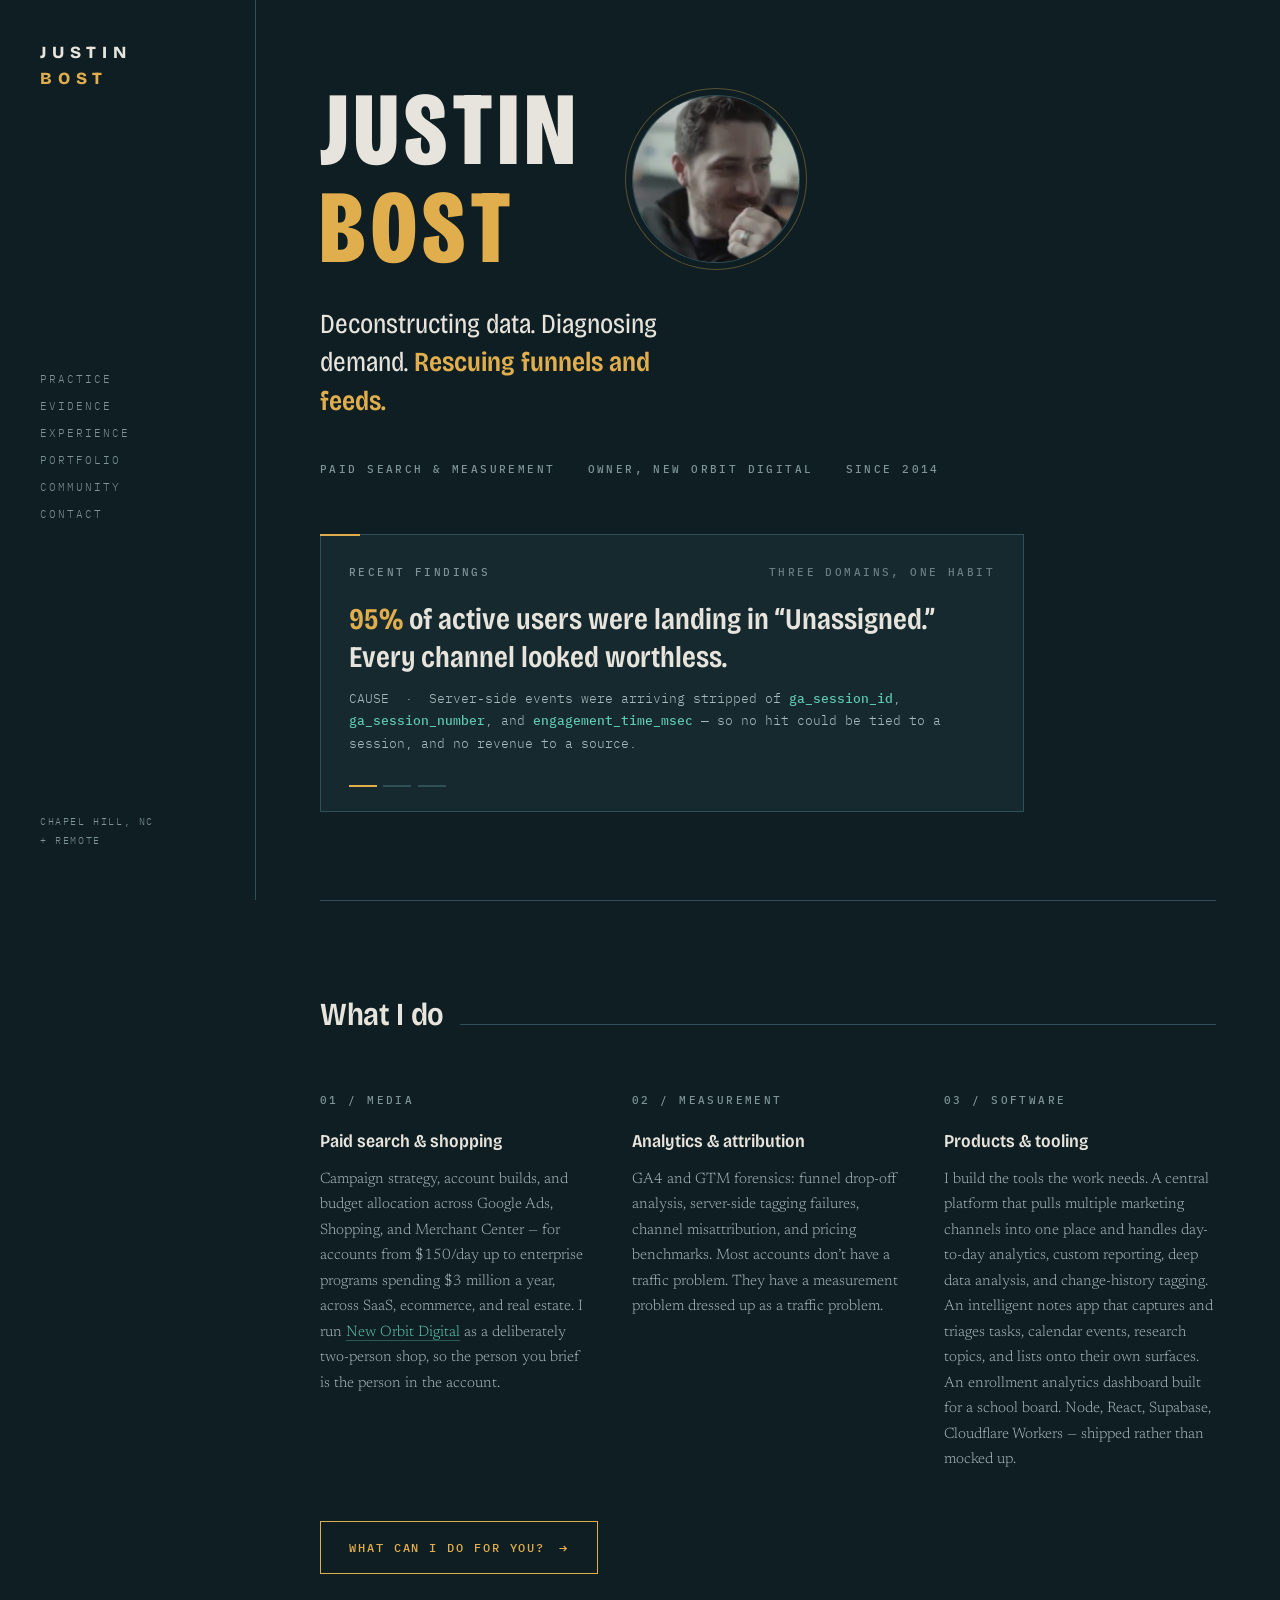
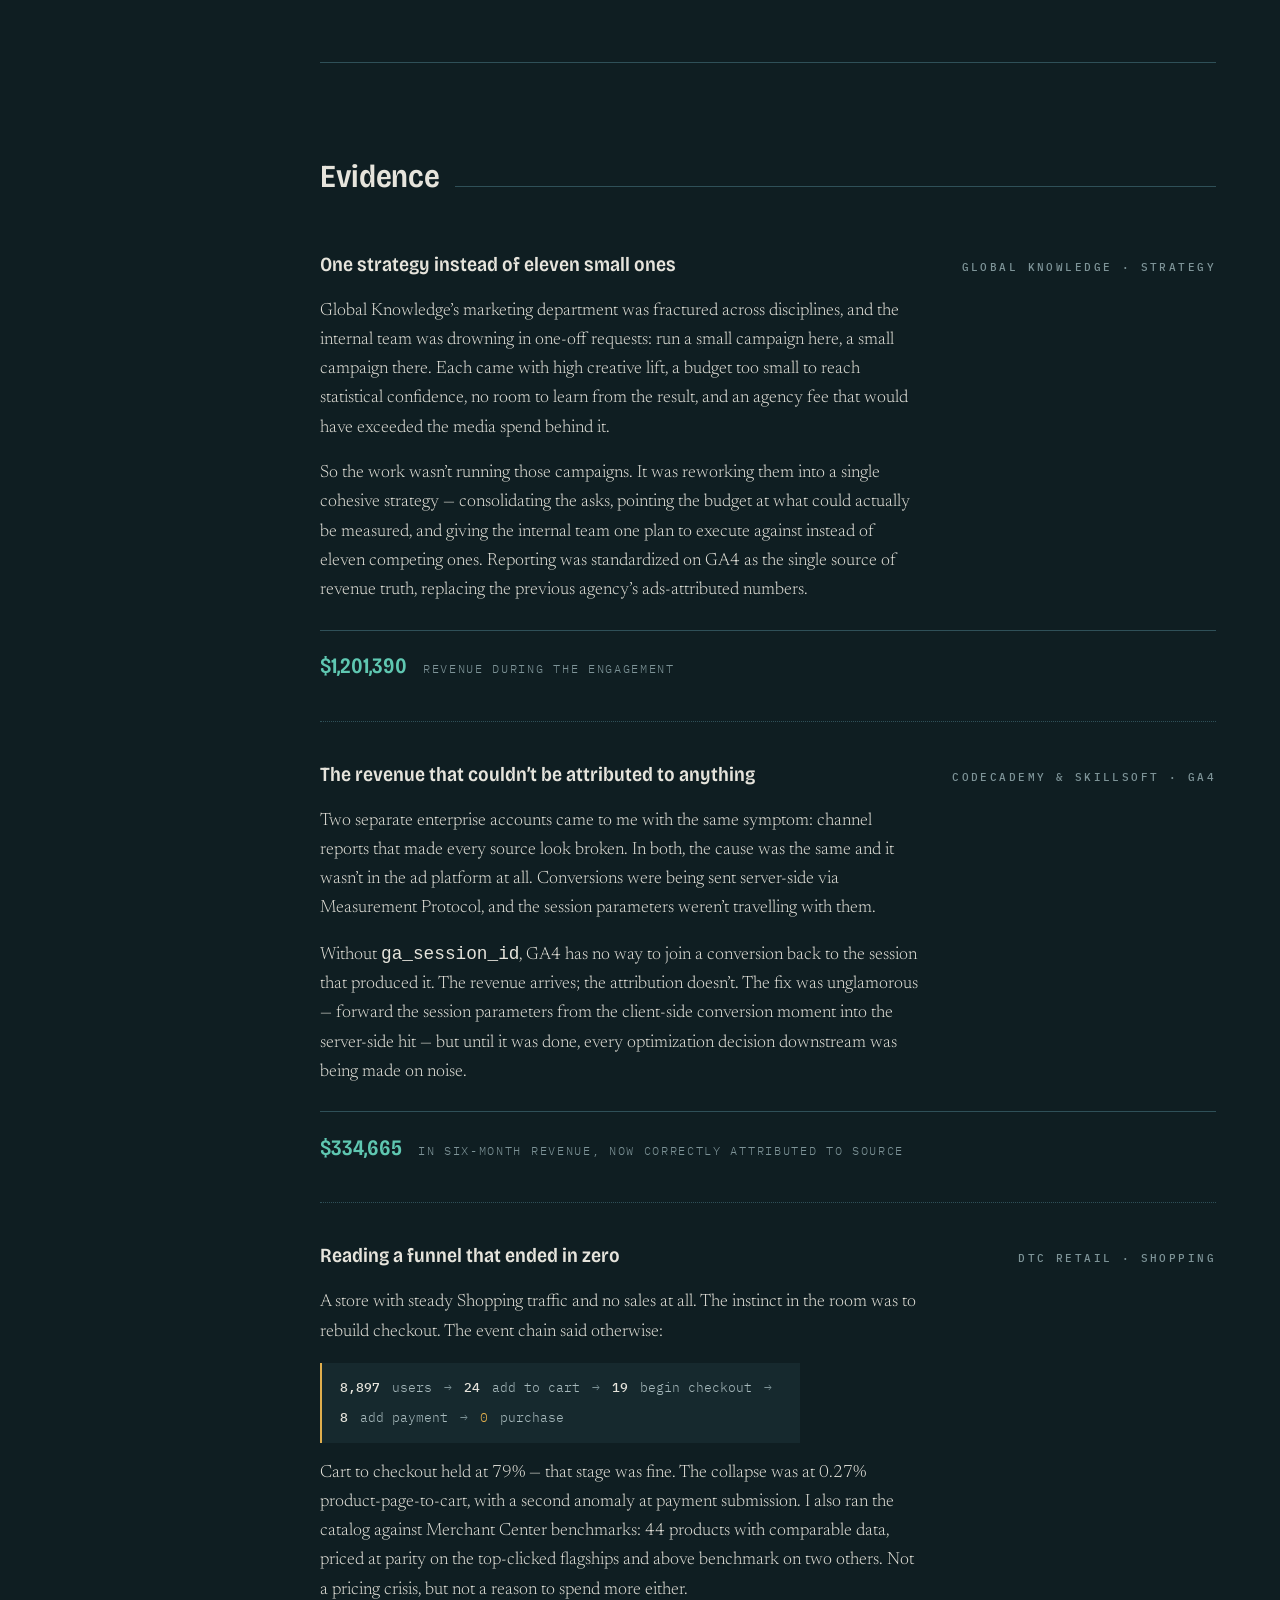
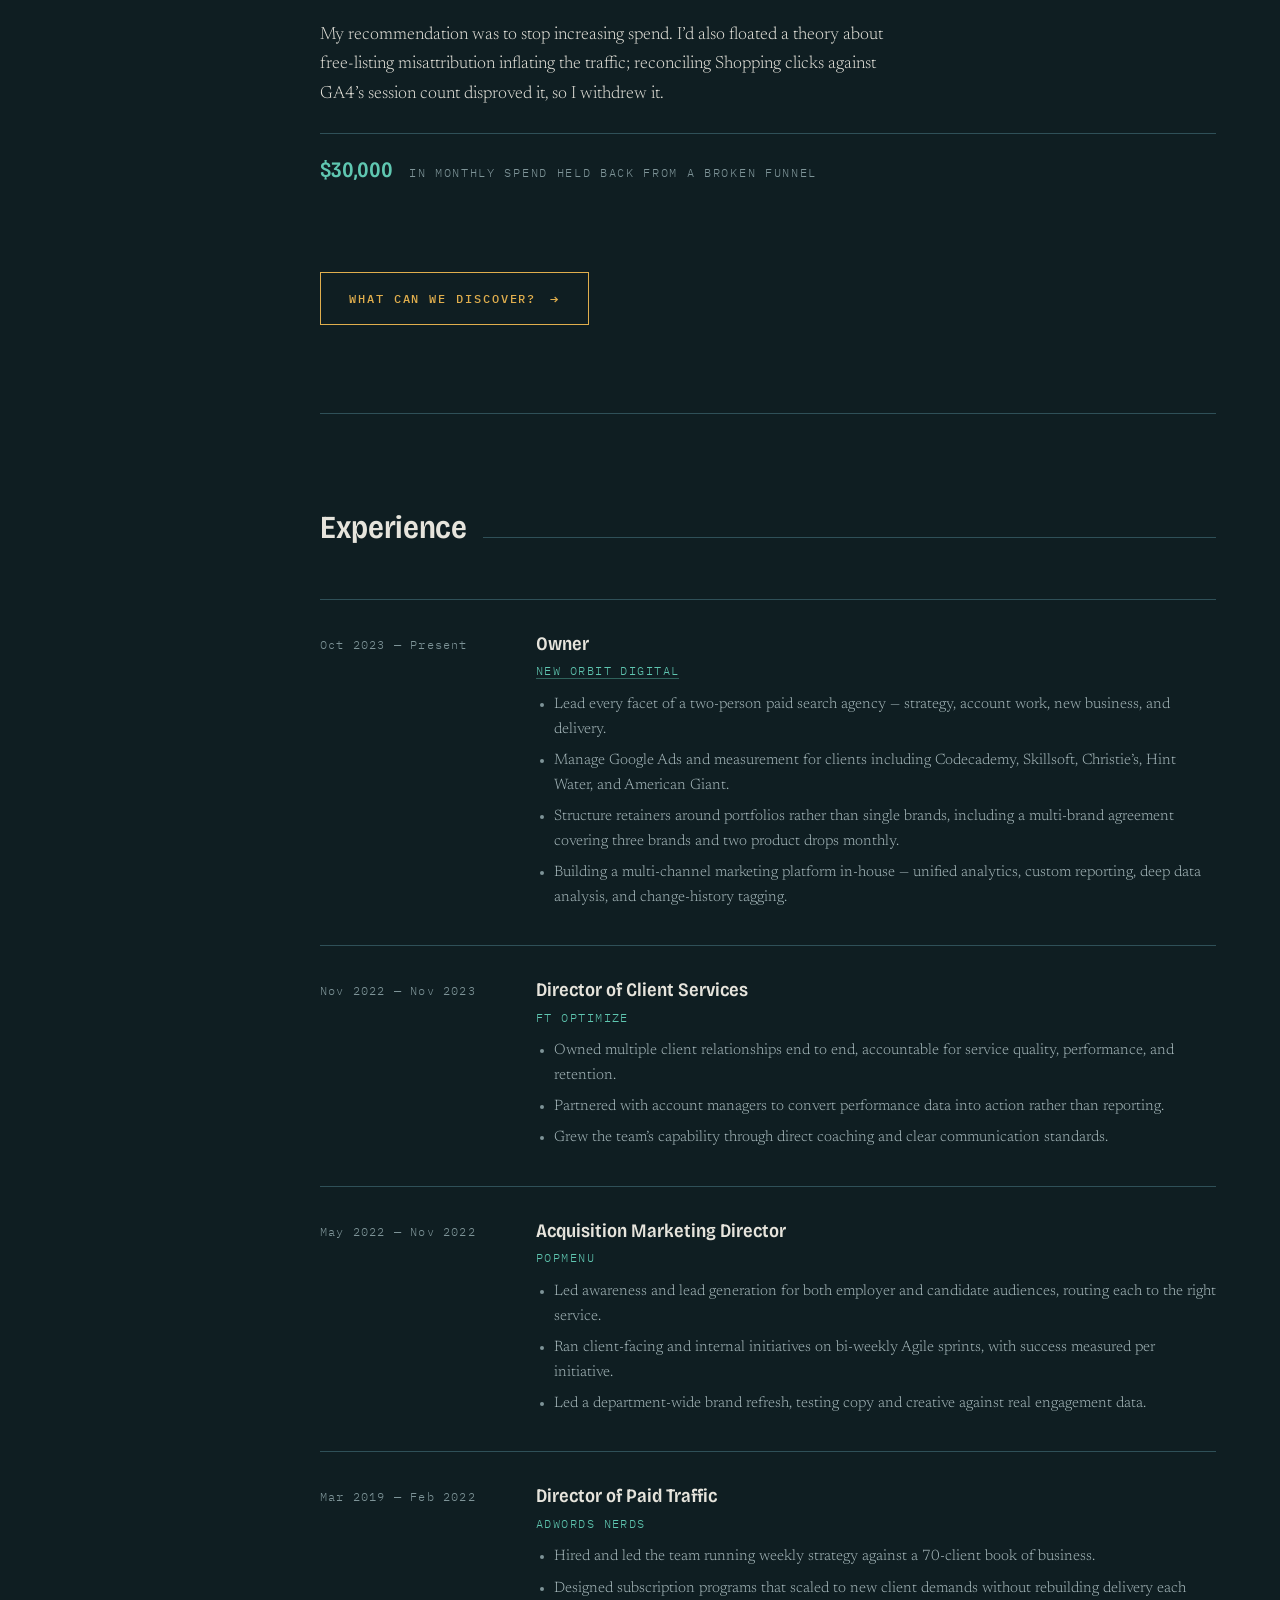
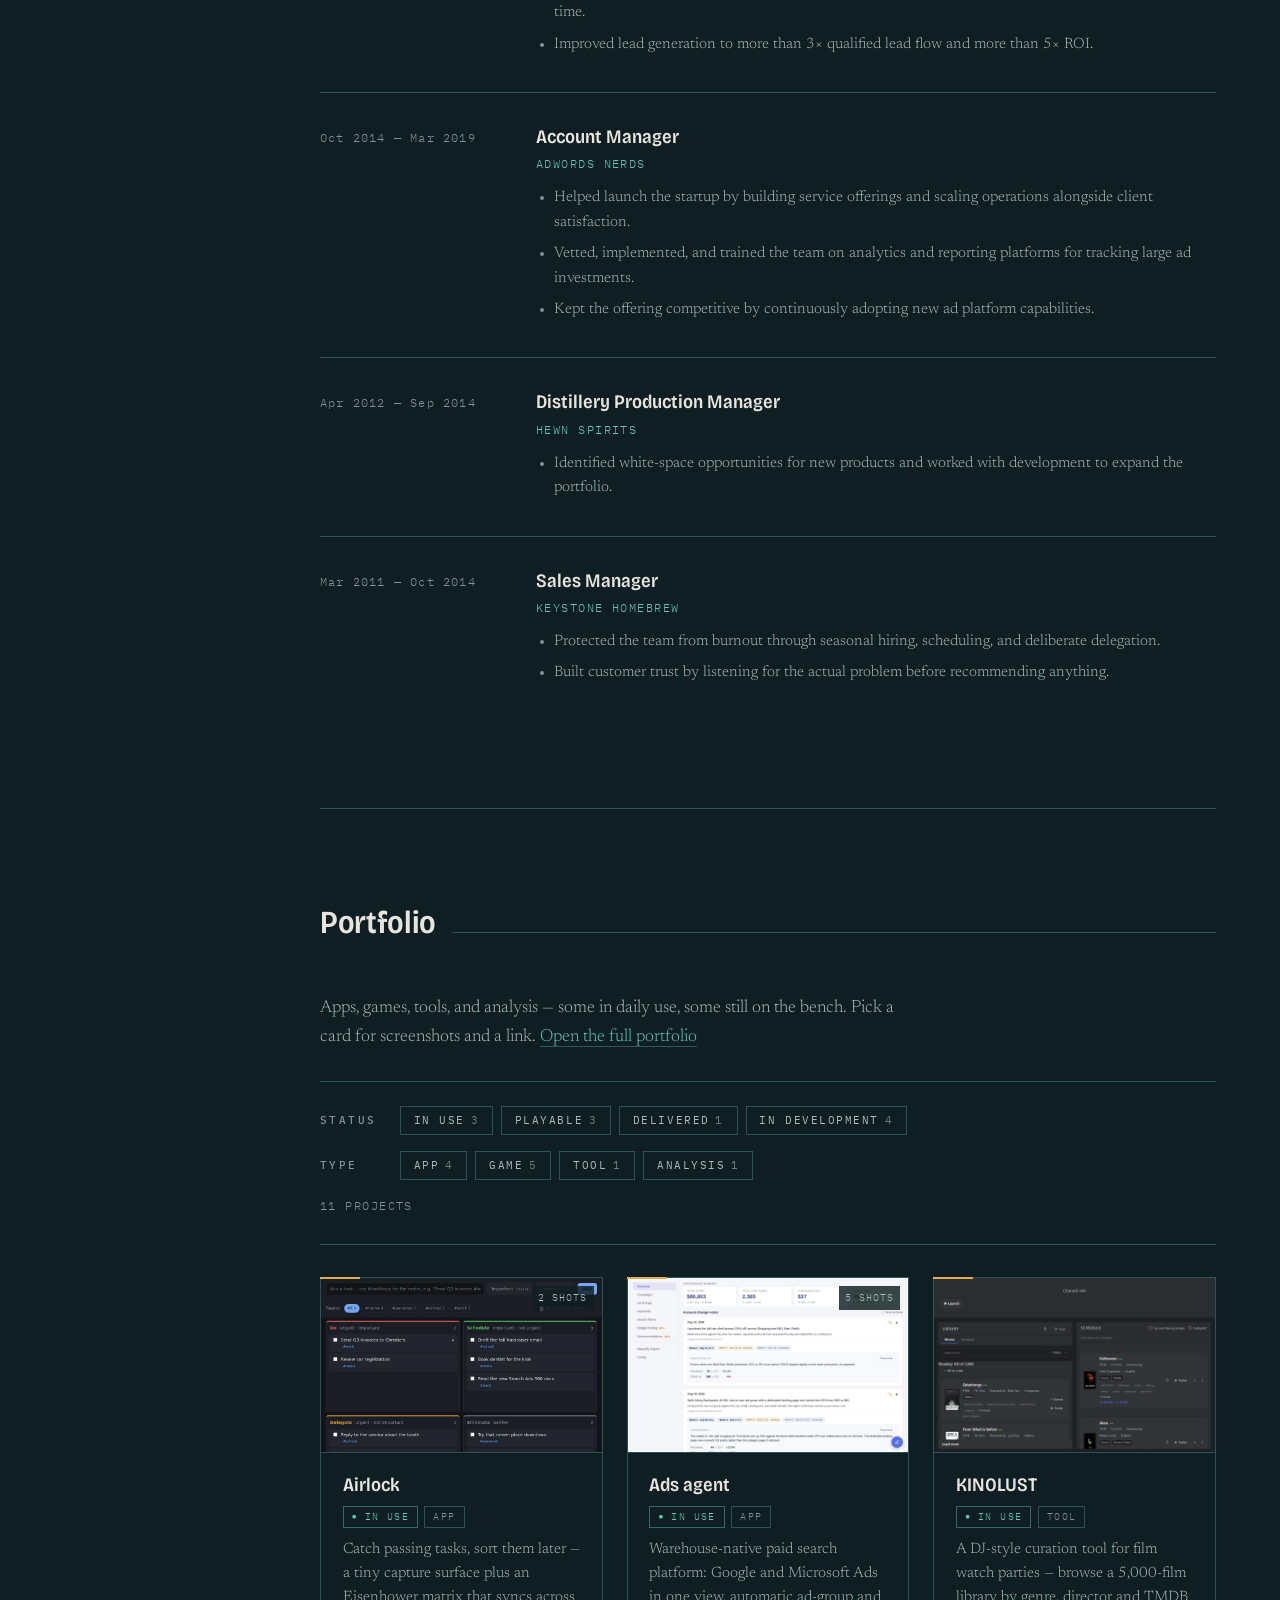
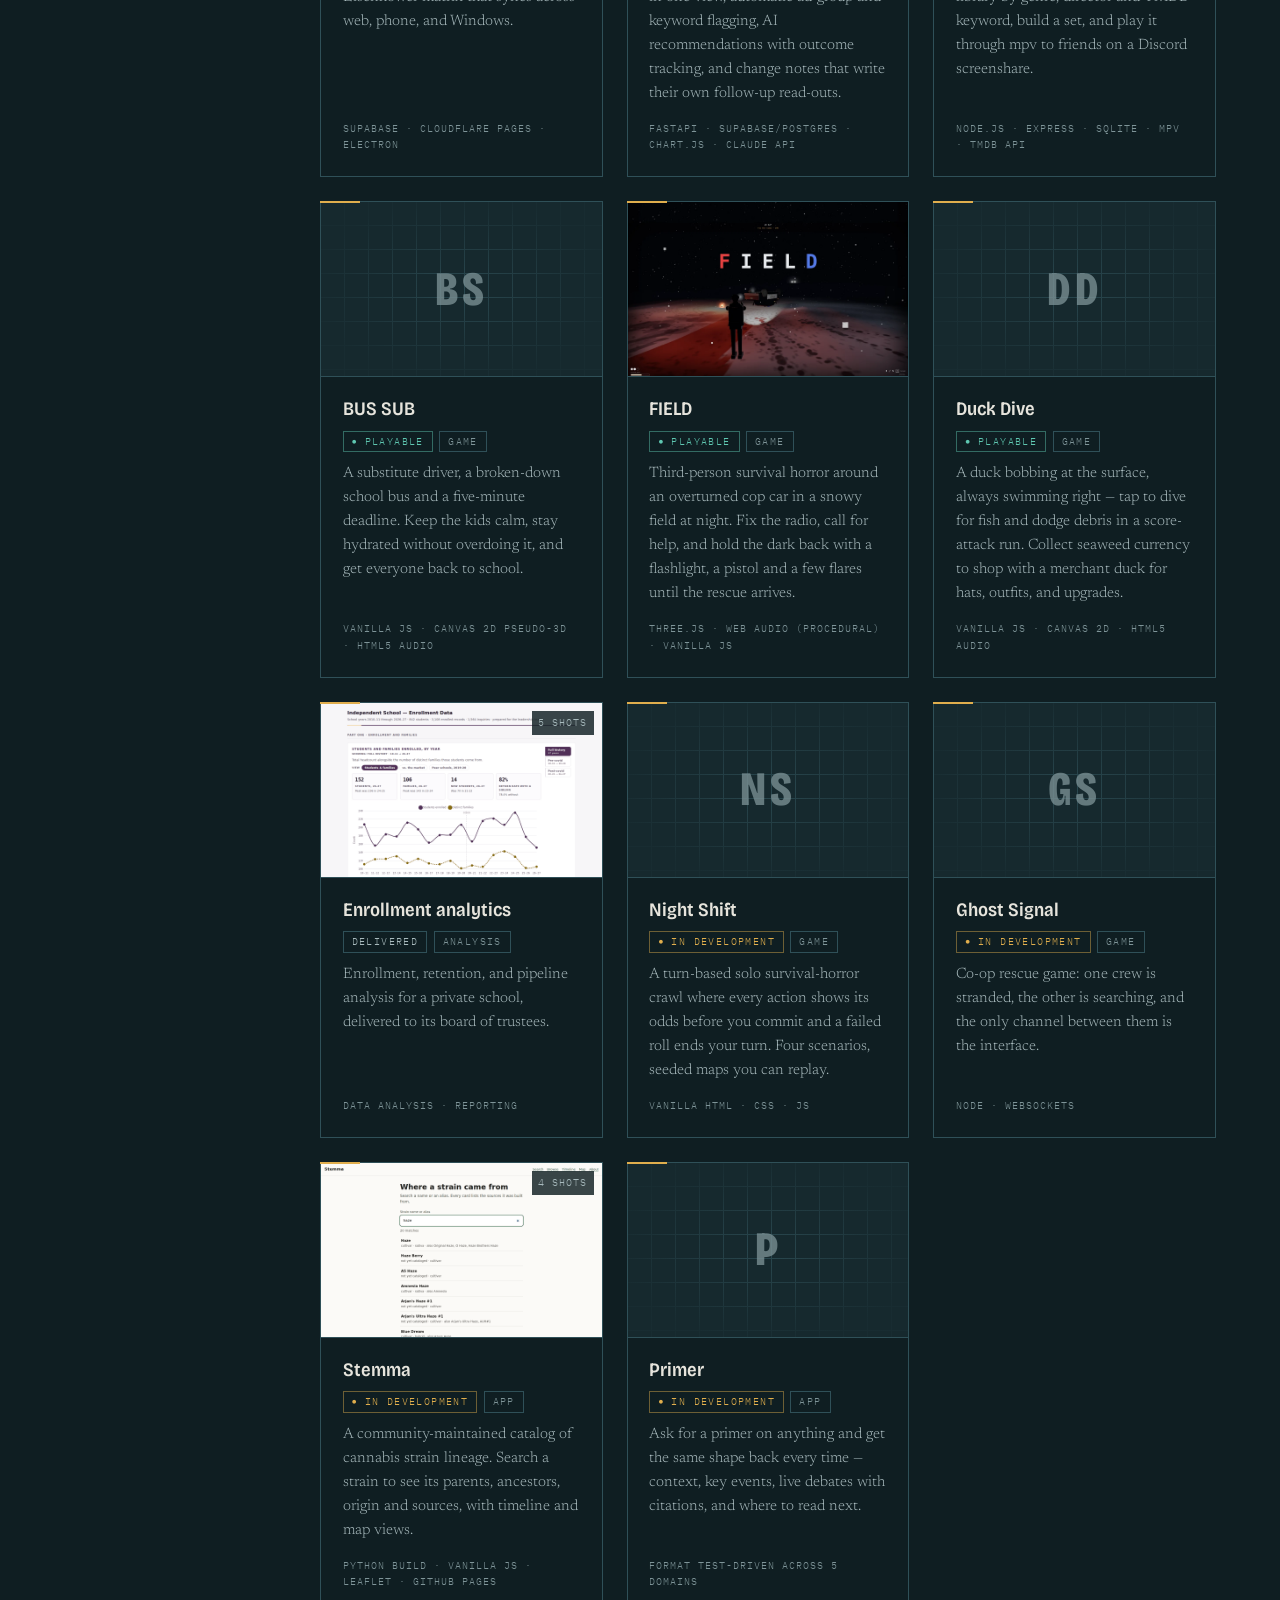
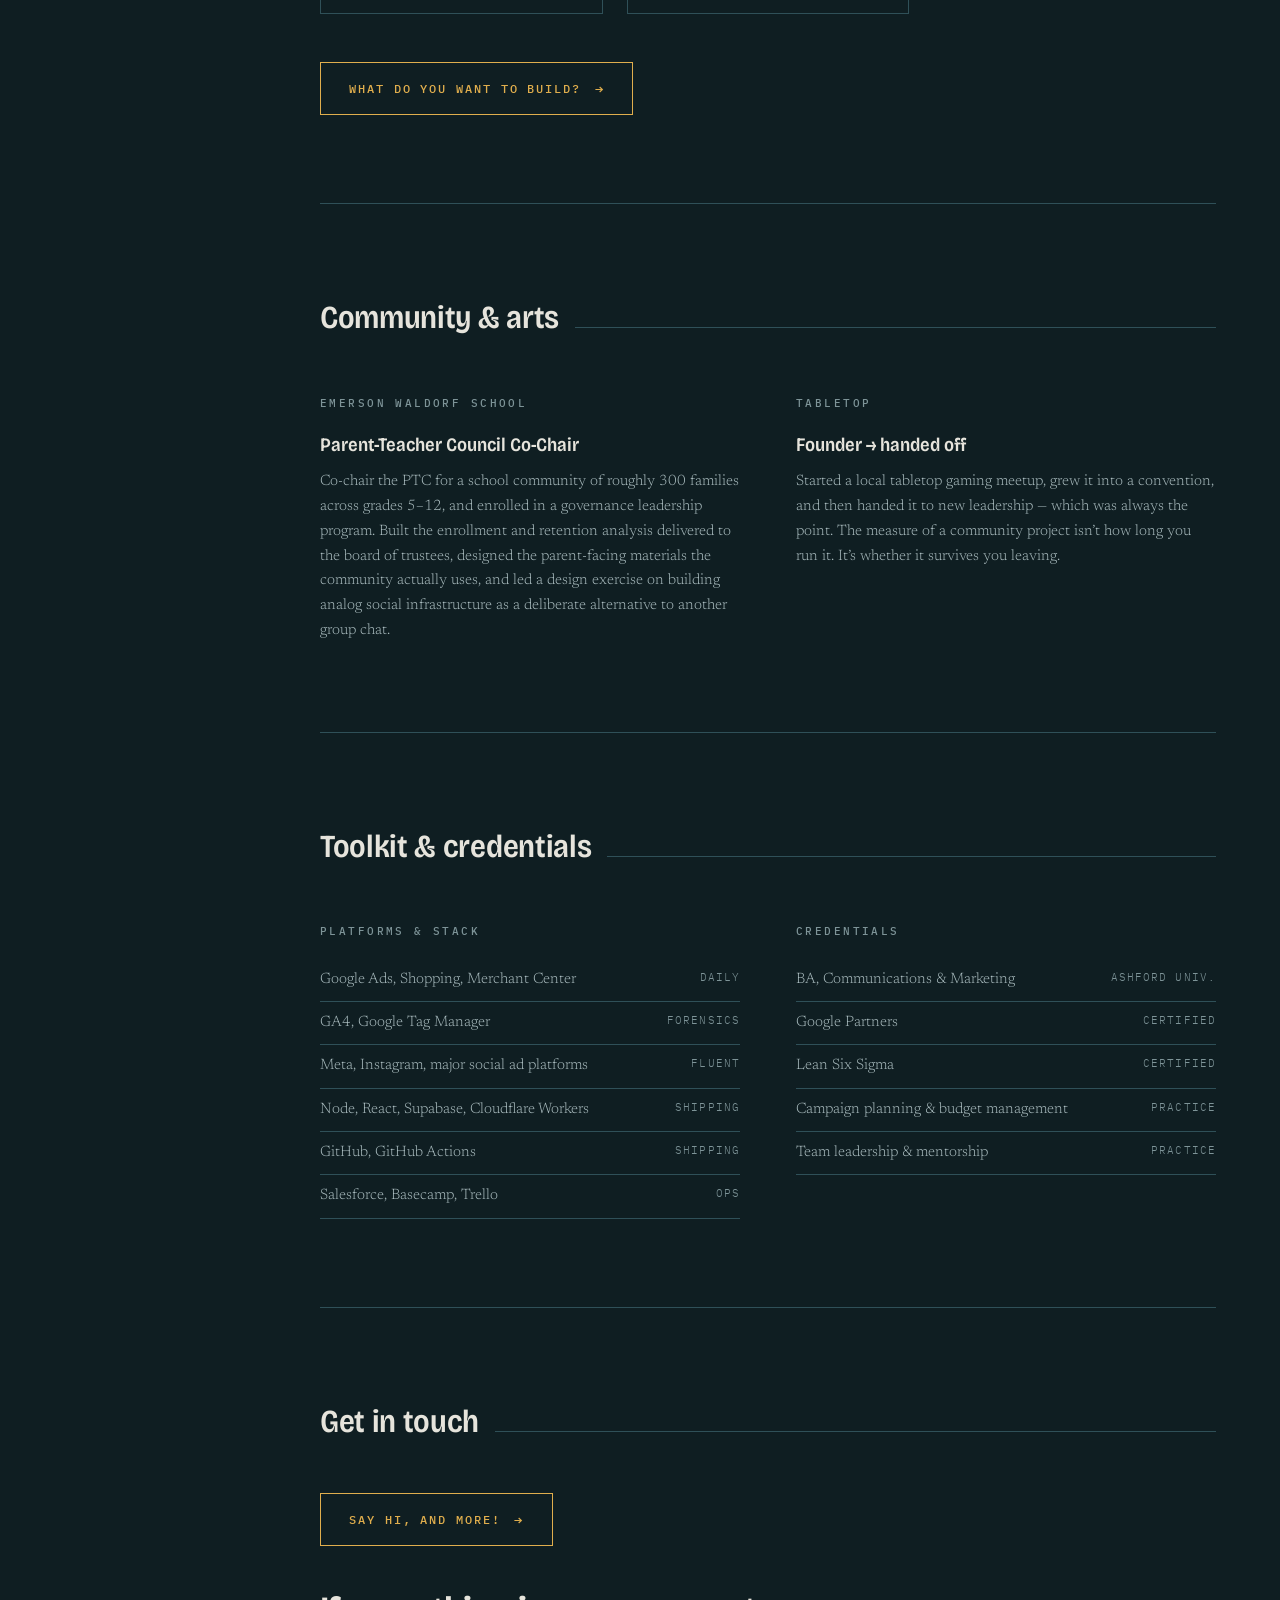
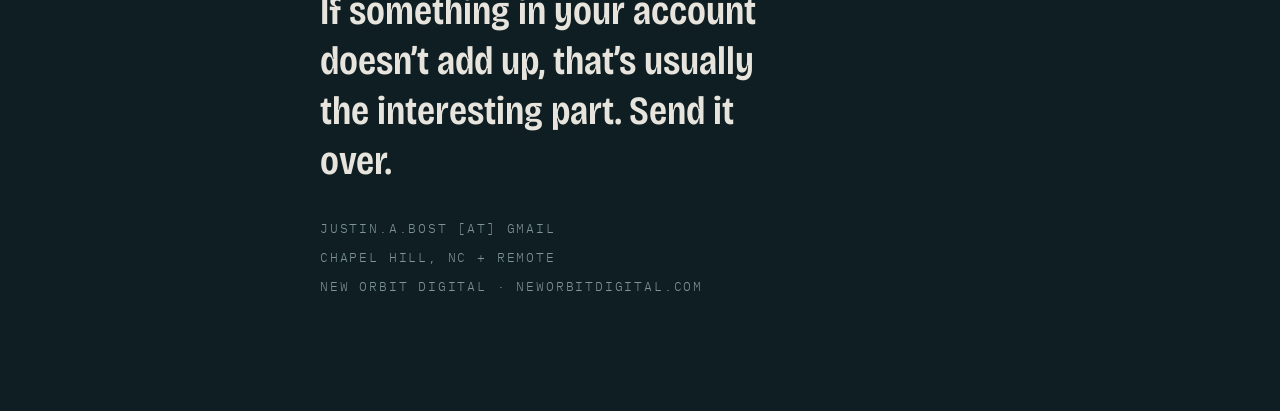
<file: index.html>
<!DOCTYPE html>
<html lang="en">
<head>
<meta charset="utf-8">
<meta name="viewport" content="width=device-width, initial-scale=1">
<title>Justin Bost — Paid media, measurement, and the things I build</title>
<meta name="description" content="Justin Bost. Deconstructing data, diagnosing demand, and rescuing funnels and feeds. Owner of New Orbit Digital. Chapel Hill, NC and remote.">
<link rel="preconnect" href="https://fonts.googleapis.com">
<link rel="preconnect" href="https://fonts.gstatic.com" crossorigin>
<link href="https://fonts.googleapis.com/css2?family=Bricolage+Grotesque:opsz,wdth,wght@12..96,75..100,400;12..96,75..100,600;12..96,75..100,800&family=IBM+Plex+Mono:wght@400;500&family=Newsreader:ital,opsz,wght@0,6..72,300;0,6..72,400;1,6..72,300&display=swap" rel="stylesheet">
<link rel="stylesheet" href="/portfolio/portfolio.css">
<style>
:root{
  --abyss:#0F1E22;
  --hull:#16292E;
  --rule:#2F5058;
  --dim:#7E9498;
  --bone:#E6E4DC;
  --haze:#A8BABD;
  --brass:#E0AE4D;
  --verdigris:#5FC7B1;

  --display:"Bricolage Grotesque",system-ui,sans-serif;
  --body:"Newsreader",Georgia,serif;
  --mono:"IBM Plex Mono",ui-monospace,monospace;

  --rail:16rem;
  --gutter:clamp(1.5rem,5vw,5rem);
}

*{box-sizing:border-box}
html{-webkit-text-size-adjust:100%;scroll-behavior:smooth}
body{
  margin:0;
  background:var(--abyss);
  color:var(--bone);
  font-family:var(--body);
  font-size:clamp(1rem,0.95rem + 0.2vw,1.125rem);
  font-weight:300;
  line-height:1.65;
  -webkit-font-smoothing:antialiased;
}
body.is-locked{overflow:hidden}
a{color:var(--verdigris);text-decoration:none;border-bottom:1px solid rgba(95,199,177,.35);transition:border-color .18s,color .18s}
a:hover{border-bottom-color:var(--verdigris)}
:focus-visible{outline:2px solid var(--brass);outline-offset:3px}

.tag{
  font-family:var(--mono);
  font-size:.6875rem;
  font-weight:500;
  letter-spacing:.22em;
  text-transform:uppercase;
  color:var(--dim);
}
.tag--quiet{color:var(--dim);opacity:.8}

/* ---------- left rail ---------- */
.rail{
  position:fixed;inset:0 auto 0 0;width:var(--rail);
  padding:2.5rem 0 2.5rem 2.5rem;
  border-right:1px solid var(--rule);
  display:flex;flex-direction:column;justify-content:space-between;
  z-index:10;background:var(--abyss);
}
.rail__mark{
  font-family:var(--display);font-variation-settings:"wdth" 100;
  font-weight:800;font-size:1.0625rem;line-height:1.5;
  letter-spacing:.34em;text-transform:uppercase;margin:0;
}
.rail__mark span{display:block;color:var(--brass)}
.rail__nav{display:flex;flex-direction:column;gap:.55rem}
.rail__nav a{
  font-family:var(--mono);font-size:.6875rem;letter-spacing:.18em;text-transform:uppercase;
  color:var(--dim);border:0;transition:color .18s
}
.rail__nav a:hover,.rail__nav a:focus-visible{color:var(--bone)}
.rail__foot{font-family:var(--mono);font-size:.625rem;letter-spacing:.16em;color:var(--dim);text-transform:uppercase;line-height:1.9}

/* ---------- shell ---------- */
.page{margin-left:var(--rail);padding:0 var(--gutter)}
.wrap{max-width:62rem;margin:0 auto}
section{padding:5.5rem 0;border-top:1px solid var(--rule)}
section:first-of-type{border-top:0}

.head{display:flex;align-items:baseline;gap:1rem;margin:0 0 2.75rem}
.head::after{content:"";flex:1;height:1px;background:var(--rule)}
.head h2{
  font-family:var(--display);font-variation-settings:"wdth" 88;
  font-weight:600;font-size:clamp(1.5rem,1.2rem + 1vw,2rem);
  letter-spacing:-.01em;margin:0;
}

/* ---------- hero ---------- */
.hero{padding:clamp(3.5rem,9vh,7rem) 0 5.5rem}
.hero__top{display:flex;align-items:center;gap:clamp(1.5rem,4vw,3.5rem);margin-bottom:1.75rem}
.hero__name{
  font-family:var(--display);font-variation-settings:"wdth" 75;
  font-weight:800;font-size:clamp(2.5rem,1rem + 7.5vw,6.5rem);
  line-height:.94;letter-spacing:.06em;text-transform:uppercase;margin:0;
}
.hero__name em{display:block;font-style:normal;color:var(--brass)}
.portrait{
  flex:0 0 auto;width:clamp(6.5rem,13vw,11rem);height:clamp(6.5rem,13vw,11rem);
  border-radius:50%;overflow:hidden;position:relative;
  box-shadow:0 0 0 1px var(--rule),0 0 0 7px var(--abyss),0 0 0 8px rgba(224,174,77,.35);
}
.portrait img{width:100%;height:100%;object-fit:cover;display:block;filter:saturate(.75) contrast(1.04)}
.hero__lede{
  font-family:var(--display);font-variation-settings:"wdth" 84;font-weight:400;
  font-size:clamp(1.25rem,1rem + .9vw,1.75rem);
  line-height:1.4;max-width:26ch;margin:0 0 2.5rem;color:var(--bone);
}
.hero__lede b{font-weight:600;color:var(--brass)}
.hero__meta{display:flex;flex-wrap:wrap;gap:.5rem 2rem;margin:0 0 3.5rem;align-items:center}
.hero__meta a{color:var(--dim);border-bottom-color:transparent}
.hero__meta a:hover{color:var(--verdigris);border-bottom-color:var(--verdigris)}

/* ---------- signature readout ---------- */
.readout{border:1px solid var(--rule);background:var(--hull);padding:1.75rem 1.75rem 1.5rem;max-width:44rem;position:relative}
.readout::before{content:"";position:absolute;left:-1px;top:-1px;width:2.5rem;height:2px;background:var(--brass)}
.readout__label{display:flex;justify-content:space-between;gap:1rem;flex-wrap:wrap;margin-bottom:1.25rem}
.readout__slot{min-height:10rem}
.finding[hidden]{display:none}
.finding__stat{
  font-family:var(--display);font-variation-settings:"wdth" 82;font-weight:600;
  font-size:clamp(1.375rem,1.1rem + 1.1vw,1.875rem);line-height:1.25;margin:0 0 .75rem;
}
.finding__stat b{color:var(--brass);font-weight:600}
.finding__cause{font-family:var(--mono);font-size:.8125rem;line-height:1.7;color:var(--haze);margin:0}
.finding__cause strong{color:var(--verdigris);font-weight:500}
.readout__dots{display:flex;gap:.4rem;margin-top:1.5rem}
.readout__dots button{width:1.75rem;height:2px;border:0;padding:0;background:var(--rule);cursor:pointer}
.readout__dots button[aria-current="true"]{background:var(--brass)}

/* ---------- practice ---------- */
.practice{display:grid;grid-template-columns:repeat(3,1fr);gap:3rem 2.5rem}
.practice h3{font-family:var(--display);font-variation-settings:"wdth" 88;font-weight:600;font-size:1.125rem;margin:.75rem 0 .6rem}
.practice p{margin:0;color:var(--haze);font-size:.9375rem;line-height:1.7}

/* ---------- evidence ---------- */
.case{padding:2.25rem 0;border-top:1px dotted var(--rule)}
.case:first-of-type{border-top:0;padding-top:0}
.case__top{display:flex;flex-wrap:wrap;gap:.75rem 1.25rem;align-items:baseline;margin-bottom:1rem}
.case h3{font-family:var(--display);font-variation-settings:"wdth" 88;font-weight:600;font-size:1.25rem;margin:0;flex:1 1 20rem}
.case p{margin:0 0 1rem;max-width:60ch}
.chain{
  display:flex;flex-wrap:wrap;align-items:center;gap:.5rem .75rem;
  font-family:var(--mono);font-size:.8125rem;color:var(--haze);
  margin:0 0 1.25rem;padding:.9rem 1.1rem;background:var(--hull);border-left:2px solid var(--brass);
}
.chain b{color:var(--bone);font-weight:500}
.chain i{color:var(--dim);font-style:normal}
.chain .zero{color:var(--brass)}
.impact{display:flex;align-items:baseline;gap:1rem;flex-wrap:wrap;margin:1.5rem 0 0;padding-top:1.1rem;border-top:1px solid var(--rule)}
.impact__fig{font-family:var(--display);font-variation-settings:"wdth" 84;font-weight:600;font-size:1.375rem;color:var(--verdigris);white-space:nowrap}
.impact__what{font-family:var(--mono);font-size:.75rem;letter-spacing:.14em;text-transform:uppercase;color:var(--dim)}
.tbd{color:var(--brass);border-bottom:2px dotted var(--brass);padding-bottom:1px}

/* ---------- timeline ---------- */
.role{display:grid;grid-template-columns:11rem 1fr;gap:0 2.5rem;padding:1.75rem 0;border-top:1px solid var(--rule)}
.role:first-of-type{border-top:0;padding-top:0}
.role__when{font-family:var(--mono);font-size:.75rem;letter-spacing:.1em;color:var(--dim);padding-top:.45rem}
.role h3{font-family:var(--display);font-variation-settings:"wdth" 88;font-weight:600;font-size:1.1875rem;margin:0 0 .15rem}
.role__org{font-family:var(--mono);font-size:.75rem;letter-spacing:.12em;text-transform:uppercase;color:var(--verdigris);display:block;margin-bottom:.75rem}
.role__org a{border-bottom-color:rgba(95,199,177,.4)}
.role ul{margin:0;padding-left:1.1rem}
.role li{color:var(--haze);font-size:.9375rem;line-height:1.65;margin-bottom:.4rem}
.role li::marker{color:var(--dim)}

/* ---------- portfolio (component styles in /portfolio/portfolio.css) ---------- */
.pf-intro{margin:0 0 1.75rem;max-width:60ch;color:var(--haze)}

/* ---------- lists ---------- */
.cols{display:grid;grid-template-columns:repeat(2,1fr);gap:3.5rem}
.cols h3{font-family:var(--display);font-variation-settings:"wdth" 88;font-weight:600;font-size:1.1875rem;margin:.7rem 0 .6rem}
.cols p{margin:0;color:var(--haze);font-size:.9375rem}
.list{list-style:none;margin:.75rem 0 0;padding:0}
.list li{padding:.55rem 0;border-bottom:1px solid var(--rule);font-size:.9375rem;color:var(--haze);display:flex;justify-content:space-between;gap:1rem}
.list li span{font-family:var(--mono);font-size:.6875rem;letter-spacing:.1em;color:var(--dim);text-transform:uppercase;text-align:right;flex-shrink:0}

/* ---------- CTA ---------- */
.cta{
  display:inline-flex;align-items:center;gap:.85rem;margin-top:3rem;
  padding:1rem 1.75rem;background:transparent;border:1px solid var(--brass);color:var(--brass);
  font-family:var(--mono);font-size:.75rem;font-weight:500;letter-spacing:.16em;text-transform:uppercase;
  cursor:pointer;transition:background .2s,color .2s;
}
.cta::after{content:"→";font-size:.9rem}
.cta:hover{background:var(--brass);color:var(--abyss)}
.cta--lead{margin-top:0;margin-bottom:2.5rem}

/* ---------- contact ---------- */
.contact{padding-bottom:7rem}
.contact__big{
  font-family:var(--display);font-variation-settings:"wdth" 82;font-weight:600;
  font-size:clamp(1.5rem,1.1rem + 1.8vw,2.5rem);line-height:1.25;max-width:24ch;margin:0 0 2rem;
}
.contact__lines{display:flex;flex-direction:column;gap:.5rem;font-family:var(--mono);font-size:.8125rem;letter-spacing:.14em;text-transform:uppercase;color:var(--dim)}
.contact__lines a{color:var(--dim);border-bottom-color:transparent}
.contact__lines a:hover{color:var(--verdigris);border-bottom-color:var(--verdigris)}

/* ---------- modal ---------- */
.overlay{position:fixed;inset:0;background:rgba(6,14,16,.88);z-index:100;padding:1.5rem;overflow-y:auto;display:none}
.overlay.is-open{display:flex;align-items:flex-start;justify-content:center}
.sheet{
  background:var(--hull);border:1px solid var(--rule);max-width:34rem;width:100%;
  margin:auto;padding:2.25rem clamp(1.5rem,4vw,2.5rem) 2.25rem;position:relative;
}
.sheet::before{content:"";position:absolute;left:-1px;top:-1px;width:3rem;height:2px;background:var(--brass)}
.sheet__close{
  position:absolute;top:1rem;right:1rem;background:none;border:1px solid var(--rule);color:var(--dim);
  width:2.25rem;height:2.25rem;cursor:pointer;font-family:var(--mono);font-size:1rem;line-height:1;transition:color .2s,border-color .2s
}
.sheet__close:hover{color:var(--bone);border-color:var(--dim)}
.sheet h2{font-family:var(--display);font-variation-settings:"wdth" 84;font-weight:600;font-size:1.5rem;margin:.5rem 0 .4rem}
.sheet__sub{color:var(--haze);font-size:.9375rem;margin:0 0 1.75rem}
.field{margin-bottom:1.5rem}
.field > label{display:block;font-family:var(--mono);font-size:.6875rem;letter-spacing:.16em;text-transform:uppercase;color:var(--dim);margin-bottom:.55rem}
.field input[type=text],.field input[type=email],.field input[type=tel],.field textarea{
  width:100%;background:var(--abyss);border:1px solid var(--rule);color:var(--bone);
  font-family:var(--body);font-size:1rem;padding:.75rem .85rem;border-radius:0;
}
.field textarea{min-height:6.5rem;resize:vertical;line-height:1.55}
.field input:focus,.field textarea:focus{outline:2px solid var(--brass);outline-offset:0;border-color:var(--brass)}
.seg{display:grid;grid-template-columns:repeat(3,1fr);gap:.5rem}
.seg input{position:absolute;opacity:0;width:1px;height:1px}
.seg label{
  display:block;text-align:center;padding:.75rem .5rem;border:1px solid var(--rule);cursor:pointer;
  font-family:var(--mono);font-size:.6875rem;letter-spacing:.14em;text-transform:uppercase;color:var(--haze);transition:all .18s
}
.seg label:hover{border-color:var(--dim);color:var(--bone)}
.seg input:checked + label{background:var(--brass);border-color:var(--brass);color:var(--abyss);font-weight:500}
.seg input:focus-visible + label{outline:2px solid var(--brass);outline-offset:2px}
.field[hidden]{display:none}
.err{color:var(--brass);font-family:var(--mono);font-size:.75rem;margin:.5rem 0 0;line-height:1.6}
.submit{
  width:100%;padding:1.05rem 1.5rem;background:var(--brass);border:1px solid var(--brass);color:var(--abyss);
  font-family:var(--mono);font-size:.75rem;font-weight:500;letter-spacing:.16em;text-transform:uppercase;cursor:pointer;transition:opacity .2s
}
.submit:hover{opacity:.88}
.sheet__done{text-align:center;padding:2rem 0 1rem}
.sheet__done p{color:var(--haze);margin:.75rem 0 0}
.sheet__done .mark{font-family:var(--display);font-weight:600;font-size:1.5rem;color:var(--verdigris);margin:0}

/* ---------- responsive ---------- */
@media (max-width:60rem){
  :root{--rail:0px}
  .rail{position:static;width:auto;flex-direction:row;align-items:center;justify-content:space-between;
    padding:1.25rem var(--gutter);border-right:0;border-bottom:1px solid var(--rule)}
  .rail__mark{font-size:.8125rem;letter-spacing:.28em}
  .rail__mark span{display:inline}
  .rail__nav,.rail__foot{display:none}
  .page{margin-left:0}
  .practice{grid-template-columns:1fr;gap:2.5rem}
  .cols{grid-template-columns:1fr;gap:2.5rem}
  .role{grid-template-columns:1fr;gap:.5rem}
  .role__when{padding-top:0}
  section{padding:4rem 0}
  .hero__top{gap:1.25rem}
}
@media (max-width:30rem){
  .hero__top{flex-direction:column;align-items:flex-start}
  .seg{grid-template-columns:1fr}
  .cta{width:100%;justify-content:space-between}
}

@media (prefers-reduced-motion:reduce){
  html{scroll-behavior:auto}
  *{animation:none!important;transition:none!important}
  .finding[hidden]{display:block}
  .finding + .finding{margin-top:2rem;padding-top:2rem;border-top:1px dotted var(--rule)}
  .readout__dots{display:none}
  .readout__slot{min-height:0}
}
</style>
</head>
<body>

<nav class="rail" aria-label="Section navigation">
  <p class="rail__mark">Justin<span>Bost</span></p>
  <div class="rail__nav">
    <a href="#practice">Practice</a>
    <a href="#evidence">Evidence</a>
    <a href="#experience">Experience</a>
    <a href="#portfolio">Portfolio</a>
    <a href="#community">Community</a>
    <a href="#contact">Contact</a>
  </div>
  <p class="rail__foot">Chapel&nbsp;Hill,&nbsp;NC<br>+&nbsp;Remote</p>
</nav>

<main class="page">
<div class="wrap">

  <!-- ============ HERO ============ -->
  <section class="hero" aria-labelledby="hero-name">
    <div class="hero__top">
      <h1 class="hero__name" id="hero-name">Justin <em>Bost</em></h1>
      <div class="portrait"><img src="[data-uri]" alt="Justin Bost" width="520" height="520"></div>
    </div>

    <p class="hero__lede">Deconstructing data. Diagnosing demand. <b>Rescuing funnels and feeds.</b></p>

    <div class="hero__meta">
      <span class="tag">Paid search &amp; measurement</span>
      <span class="tag">Owner, <a href="https://www.neworbitdigital.com/">New Orbit Digital</a></span>
      <span class="tag">Since 2014</span>
    </div>

    <div class="readout" id="readout" aria-label="Selected diagnostic findings">
      <div class="readout__label">
        <span class="tag">Recent findings</span>
        <span class="tag tag--quiet">Three domains, one habit</span>
      </div>
      <div class="readout__slot">

        <article class="finding" data-finding>
          <p class="finding__stat"><b>95%</b> of active users were landing in&nbsp;“Unassigned.” Every channel looked worthless.</p>
          <p class="finding__cause">CAUSE &nbsp;·&nbsp; Server-side events were arriving stripped of <strong>ga_session_id</strong>, <strong>ga_session_number</strong>, and <strong>engagement_time_msec</strong> — so no hit could be tied to a session, and no revenue to a source.</p>
        </article>

        <article class="finding" data-finding hidden>
          <p class="finding__stat"><b>8,897</b> users, <b>24</b> add-to-carts, <b>0</b> purchases. The client wanted to fix checkout.</p>
          <p class="finding__cause">CAUSE &nbsp;·&nbsp; Cart-to-checkout was running at a healthy <strong>79%</strong>. The break was upstream at <strong>0.27%</strong> product-page-to-cart, plus an anomaly at payment submission. Checkout was never the problem.</p>
        </article>

        <article class="finding" data-finding hidden>
          <p class="finding__stat">A marketing team was fielding <b>one-off</b> campaign requests from every direction. None of them could work.</p>
          <p class="finding__cause">CAUSE &nbsp;·&nbsp; Budgets too small to reach confidence, creative lift too high to justify them, and no shared strategy underneath. The fix wasn’t better campaigns — it was <strong>fewer</strong> of them.</p>
        </article>

      </div>
      <div class="readout__dots" role="tablist" aria-label="Cycle findings"></div>
    </div>
  </section>

  <!-- ============ PRACTICE ============ -->
  <section id="practice" aria-labelledby="h-practice">
    <div class="head"><h2 id="h-practice">What I do</h2></div>
    <div class="practice">
      <div>
        <span class="tag">01 / Media</span>
        <h3>Paid search &amp; shopping</h3>
        <p>Campaign strategy, account builds, and budget allocation across Google Ads, Shopping, and Merchant Center — for accounts from $150/day up to enterprise programs spending $3 million a year, across SaaS, ecommerce, and real estate. I run <a href="https://www.neworbitdigital.com/">New Orbit Digital</a> as a deliberately two-person shop, so the person you brief is the person in the account.</p>
      </div>
      <div>
        <span class="tag">02 / Measurement</span>
        <h3>Analytics &amp; attribution</h3>
        <p>GA4 and GTM forensics: funnel drop-off analysis, server-side tagging failures, channel misattribution, and pricing benchmarks. Most accounts don’t have a traffic problem. They have a measurement problem dressed up as a traffic problem.</p>
      </div>
      <div>
        <span class="tag">03 / Software</span>
        <h3>Products &amp; tooling</h3>
        <p>I build the tools the work needs. A central platform that pulls multiple marketing channels into one place and handles day-to-day analytics, custom reporting, deep data analysis, and change-history tagging. An intelligent notes app that captures and triages tasks, calendar events, research topics, and lists onto their own surfaces. An enrollment analytics dashboard built for a school board. Node, React, Supabase, Cloudflare Workers — shipped rather than mocked up.</p>
      </div>
    </div>
    <button class="cta" type="button" data-open-contact>What can I do for you?</button>
  </section>

  <!-- ============ EVIDENCE ============ -->
  <section id="evidence" aria-labelledby="h-evidence">
    <div class="head"><h2 id="h-evidence">Evidence</h2></div>

    <article class="case">
      <div class="case__top">
        <h3>One strategy instead of eleven small ones</h3>
        <span class="tag">Global Knowledge · Strategy</span>
      </div>
      <p>Global Knowledge’s marketing department was fractured across disciplines, and the internal team was drowning in one-off requests: run a small campaign here, a small campaign there. Each came with high creative lift, a budget too small to reach statistical confidence, no room to learn from the result, and an agency fee that would have exceeded the media spend behind it.</p>
      <p>So the work wasn’t running those campaigns. It was reworking them into a single cohesive strategy — consolidating the asks, pointing the budget at what could actually be measured, and giving the internal team one plan to execute against instead of eleven competing ones. Reporting was standardized on GA4 as the single source of revenue truth, replacing the previous agency’s ads-attributed numbers.</p>
      <div class="impact">
        <span class="impact__fig">$1,201,390</span>
        <span class="impact__what">Revenue during the engagement</span>
      </div>
    </article>

    <article class="case">
      <div class="case__top">
        <h3>The revenue that couldn’t be attributed to anything</h3>
        <span class="tag">Codecademy &amp; Skillsoft · GA4</span>
      </div>
      <p>Two separate enterprise accounts came to me with the same symptom: channel reports that made every source look broken. In both, the cause was the same and it wasn’t in the ad platform at all. Conversions were being sent server-side via Measurement Protocol, and the session parameters weren’t travelling with them.</p>
      <p>Without <code>ga_session_id</code>, GA4 has no way to join a conversion back to the session that produced it. The revenue arrives; the attribution doesn’t. The fix was unglamorous — forward the session parameters from the client-side conversion moment into the server-side hit — but until it was done, every optimization decision downstream was being made on noise.</p>
      <div class="impact">
        <span class="impact__fig">$334,665</span>
        <span class="impact__what">In six-month revenue, now correctly attributed to source</span>
      </div>
    </article>

    <article class="case">
      <div class="case__top">
        <h3>Reading a funnel that ended in zero</h3>
        <span class="tag">DTC retail · Shopping</span>
      </div>
      <p>A store with steady Shopping traffic and no sales at all. The instinct in the room was to rebuild checkout. The event chain said otherwise:</p>
      <p class="chain">
        <b>8,897</b> users <i>→</i> <b>24</b> add&nbsp;to&nbsp;cart <i>→</i> <b>19</b> begin&nbsp;checkout <i>→</i> <b>8</b> add&nbsp;payment <i>→</i> <span class="zero">0</span> purchase
      </p>
      <p>Cart to checkout held at 79% — that stage was fine. The collapse was at 0.27% product-page-to-cart, with a second anomaly at payment submission. I also ran the catalog against Merchant Center benchmarks: 44 products with comparable data, priced at parity on the top-clicked flagships and above benchmark on two others. Not a pricing crisis, but not a reason to spend more either.</p>
      <p>My recommendation was to stop increasing spend. I’d also floated a theory about free-listing misattribution inflating the traffic; reconciling Shopping clicks against GA4’s session count disproved it, so I withdrew it.</p>
      <div class="impact">
        <span class="impact__fig">$30,000</span>
        <span class="impact__what">In monthly spend held back from a broken funnel</span>
      </div>
    </article>

    <button class="cta" type="button" data-open-contact>What can we discover?</button>
  </section>

  <!-- ============ EXPERIENCE ============ -->
  <section id="experience" aria-labelledby="h-experience">
    <div class="head"><h2 id="h-experience">Experience</h2></div>

    <div class="role">
      <div class="role__when">Oct 2023 — Present</div>
      <div>
        <h3>Owner</h3>
        <span class="role__org"><a href="https://www.neworbitdigital.com/">New Orbit Digital</a></span>
        <ul>
          <li>Lead every facet of a two-person paid search agency — strategy, account work, new business, and delivery.</li>
          <li>Manage Google Ads and measurement for clients including Codecademy, Skillsoft, Christie’s, Hint Water, and American Giant.</li>
          <li>Structure retainers around portfolios rather than single brands, including a multi-brand agreement covering three brands and two product drops monthly.</li>
          <li>Building a multi-channel marketing platform in-house — unified analytics, custom reporting, deep data analysis, and change-history tagging.</li>
        </ul>
      </div>
    </div>

    <div class="role">
      <div class="role__when">Nov 2022 — Nov 2023</div>
      <div>
        <h3>Director of Client Services</h3>
        <span class="role__org">FT Optimize</span>
        <ul>
          <li>Owned multiple client relationships end to end, accountable for service quality, performance, and retention.</li>
          <li>Partnered with account managers to convert performance data into action rather than reporting.</li>
          <li>Grew the team’s capability through direct coaching and clear communication standards.</li>
        </ul>
      </div>
    </div>

    <div class="role">
      <div class="role__when">May 2022 — Nov 2022</div>
      <div>
        <h3>Acquisition Marketing Director</h3>
        <span class="role__org">Popmenu</span>
        <ul>
          <li>Led awareness and lead generation for both employer and candidate audiences, routing each to the right service.</li>
          <li>Ran client-facing and internal initiatives on bi-weekly Agile sprints, with success measured per initiative.</li>
          <li>Led a department-wide brand refresh, testing copy and creative against real engagement data.</li>
        </ul>
      </div>
    </div>

    <div class="role">
      <div class="role__when">Mar 2019 — Feb 2022</div>
      <div>
        <h3>Director of Paid Traffic</h3>
        <span class="role__org">AdWords Nerds</span>
        <ul>
          <li>Hired and led the team running weekly strategy against a 70-client book of business.</li>
          <li>Designed subscription programs that scaled to new client demands without rebuilding delivery each time.</li>
          <li>Improved lead generation to more than 3× qualified lead flow and more than 5× ROI.</li>
        </ul>
      </div>
    </div>

    <div class="role">
      <div class="role__when">Oct 2014 — Mar 2019</div>
      <div>
        <h3>Account Manager</h3>
        <span class="role__org">AdWords Nerds</span>
        <ul>
          <li>Helped launch the startup by building service offerings and scaling operations alongside client satisfaction.</li>
          <li>Vetted, implemented, and trained the team on analytics and reporting platforms for tracking large ad investments.</li>
          <li>Kept the offering competitive by continuously adopting new ad platform capabilities.</li>
        </ul>
      </div>
    </div>

    <div class="role">
      <div class="role__when">Apr 2012 — Sep 2014</div>
      <div>
        <h3>Distillery Production Manager</h3>
        <span class="role__org">Hewn Spirits</span>
        <ul>
          <li>Identified white-space opportunities for new products and worked with development to expand the portfolio.</li>
        </ul>
      </div>
    </div>

    <div class="role">
      <div class="role__when">Mar 2011 — Oct 2014</div>
      <div>
        <h3>Sales Manager</h3>
        <span class="role__org">Keystone Homebrew</span>
        <ul>
          <li>Protected the team from burnout through seasonal hiring, scheduling, and deliberate delegation.</li>
          <li>Built customer trust by listening for the actual problem before recommending anything.</li>
        </ul>
      </div>
    </div>
  </section>

  <!-- ============ PORTFOLIO ============ -->
  <section id="portfolio" aria-labelledby="h-portfolio">
    <div class="head"><h2 id="h-portfolio">Portfolio</h2></div>
    <p class="pf-intro">Apps, games, tools, and analysis &mdash; some in daily use, some still on the bench. Pick a card for screenshots and a link. <a href="/portfolio/">Open the full portfolio</a></p>
    <div data-portfolio data-src="/portfolio/projects.json"></div>
    <button class="cta" type="button" data-open-contact>What do you want to build?</button>
  </section>

  <!-- ============ COMMUNITY ============ -->
  <section id="community" aria-labelledby="h-community">
    <div class="head"><h2 id="h-community">Community &amp; arts</h2></div>
    <div class="cols">
      <div>
        <span class="tag">Emerson Waldorf School</span>
        <h3>Parent-Teacher Council Co-Chair</h3>
        <p>Co-chair the PTC for a school community of roughly 300 families across grades 5–12, and enrolled in a governance leadership program. Built the enrollment and retention analysis delivered to the board of trustees, designed the parent-facing materials the community actually uses, and led a design exercise on building analog social infrastructure as a deliberate alternative to another group chat.</p>
      </div>
      <div>
        <span class="tag">Tabletop</span>
        <h3>Founder → handed off</h3>
        <p>Started a local tabletop gaming meetup, grew it into a convention, and then handed it to new leadership — which was always the point. The measure of a community project isn’t how long you run it. It’s whether it survives you leaving.</p>
      </div>
    </div>
  </section>

  <!-- ============ TOOLKIT ============ -->
  <section id="toolkit" aria-labelledby="h-toolkit">
    <div class="head"><h2 id="h-toolkit">Toolkit &amp; credentials</h2></div>
    <div class="cols">
      <div>
        <span class="tag">Platforms &amp; stack</span>
        <ul class="list">
          <li>Google Ads, Shopping, Merchant Center <span>Daily</span></li>
          <li>GA4, Google Tag Manager <span>Forensics</span></li>
          <li>Meta, Instagram, major social ad platforms <span>Fluent</span></li>
          <li>Node, React, Supabase, Cloudflare Workers <span>Shipping</span></li>
          <li>GitHub, GitHub Actions <span>Shipping</span></li>
          <li>Salesforce, Basecamp, Trello <span>Ops</span></li>
        </ul>
      </div>
      <div>
        <span class="tag">Credentials</span>
        <ul class="list">
          <li>BA, Communications &amp; Marketing <span>Ashford Univ.</span></li>
          <li>Google Partners <span>Certified</span></li>
          <li>Lean Six Sigma <span>Certified</span></li>
          <li>Campaign planning &amp; budget management <span>Practice</span></li>
          <li>Team leadership &amp; mentorship <span>Practice</span></li>
        </ul>
      </div>
    </div>
  </section>

  <!-- ============ CONTACT ============ -->
  <section id="contact" class="contact" aria-labelledby="h-contact">
    <div class="head"><h2 id="h-contact">Get in touch</h2></div>
    <button class="cta cta--lead" type="button" data-open-contact>Say hi, and more!</button>
    <p class="contact__big">If something in your account doesn’t add up, that’s usually the interesting part. Send it over.</p>
    <div class="contact__lines">
      <span>justin.a.bost [at] gmail</span>
      <span>Chapel Hill, NC + Remote</span>
      <span><a href="https://www.neworbitdigital.com/">New Orbit Digital · neworbitdigital.com</a></span>
    </div>
  </section>

</div>
</main>

<!-- ============ CONTACT OVERLAY ============ -->
<div class="overlay" id="overlay" role="dialog" aria-modal="true" aria-labelledby="sheet-title" hidden>
  <div class="sheet" id="sheet">
    <button class="sheet__close" type="button" data-close-contact aria-label="Close">✕</button>

    <div id="sheet-form">
      <span class="tag">Start a conversation</span>
      <h2 id="sheet-title">Tell me what’s going on</h2>
      <p class="sheet__sub">A sentence is plenty. I read everything that comes through here.</p>

      <div class="field">
        <label for="f-name">Name</label>
        <input type="text" id="f-name" autocomplete="name" required>
      </div>

      <div class="field">
        <label for="f-what">What’s up?</label>
        <textarea id="f-what" required placeholder="What you're working on, what's broken, or what you'd like to build."></textarea>
      </div>

      <div class="field">
        <label id="f-method-label">Preferred contact method</label>
        <div class="seg" role="radiogroup" aria-labelledby="f-method-label">
          <input type="radio" name="method" id="m-phone" value="phone">
          <label for="m-phone">Phone</label>
          <input type="radio" name="method" id="m-text" value="text">
          <label for="m-text">Text</label>
          <input type="radio" name="method" id="m-email" value="email">
          <label for="m-email">Email</label>
        </div>
      </div>

      <div class="field" id="field-tel" hidden>
        <label for="f-tel">Your number</label>
        <input type="tel" id="f-tel" autocomplete="tel" placeholder="(555) 123-4567">
      </div>

      <div class="field" id="field-email" hidden>
        <label for="f-email">Your email</label>
        <input type="email" id="f-email" autocomplete="email" placeholder="you@company.com">
      </div>

      <p class="err" id="f-err" hidden></p>
      <button class="submit" type="button" id="f-submit">I’ll be in touch shortly</button>
    </div>

    <div id="sheet-done" hidden>
      <div class="sheet__done">
        <p class="mark">Message ready</p>
        <p id="done-copy"></p>
      </div>
    </div>
  </div>
</div>

<script>
(function(){
  "use strict";

  /* ---- Set this to a form endpoint (Formspree, Basin, a Worker) to post directly.
     While it is null, the form composes an email instead, which works on static hosting. ---- */
  var FORM_ENDPOINT = null;
  var INBOX = "justin.a.bost@gmail.com";

  /* ---------- rotating findings ---------- */
  var findings = Array.prototype.slice.call(document.querySelectorAll('[data-finding]'));
  var dots = document.querySelector('.readout__dots');
  var readout = document.getElementById('readout');
  var reduced = window.matchMedia('(prefers-reduced-motion: reduce)').matches;

  if(findings.length && dots && !reduced){
    var idx = 0, timer = null, paused = false;

    findings.forEach(function(_, n){
      var b = document.createElement('button');
      b.type = 'button';
      b.setAttribute('aria-label', 'Show finding ' + (n + 1));
      b.addEventListener('click', function(){ show(n); restart(); });
      dots.appendChild(b);
    });

    function show(n){
      idx = n;
      findings.forEach(function(f, k){ f.hidden = k !== n; });
      Array.prototype.forEach.call(dots.children, function(d, k){
        d.setAttribute('aria-current', k === n ? 'true' : 'false');
      });
    }
    function tick(){ if(!paused) show((idx + 1) % findings.length); }
    function restart(){ clearInterval(timer); timer = setInterval(tick, 14000); }

    readout.addEventListener('mouseenter', function(){ paused = true; });
    readout.addEventListener('mouseleave', function(){ paused = false; });
    readout.addEventListener('focusin', function(){ paused = true; });
    readout.addEventListener('focusout', function(){ paused = false; });

    show(0);
    restart();
  }

  /* ---------- contact overlay ---------- */
  var overlay = document.getElementById('overlay');
  var sheet = document.getElementById('sheet');
  var formPane = document.getElementById('sheet-form');
  var donePane = document.getElementById('sheet-done');
  var doneCopy = document.getElementById('done-copy');
  var err = document.getElementById('f-err');
  var lastFocus = null;

  var fName = document.getElementById('f-name');
  var fWhat = document.getElementById('f-what');
  var fTel = document.getElementById('f-tel');
  var fEmail = document.getElementById('f-email');
  var fieldTel = document.getElementById('field-tel');
  var fieldEmail = document.getElementById('field-email');

  function methodValue(){
    var checked = document.querySelector('input[name="method"]:checked');
    return checked ? checked.value : null;
  }

  Array.prototype.forEach.call(document.querySelectorAll('input[name="method"]'), function(r){
    r.addEventListener('change', function(){
      var m = methodValue();
      fieldTel.hidden = !(m === 'phone' || m === 'text');
      fieldEmail.hidden = m !== 'email';
      hideErr();
    });
  });

  function showErr(msg){ err.textContent = msg; err.hidden = false; }
  function hideErr(){ err.hidden = true; }

  function openSheet(trigger){
    lastFocus = trigger || document.activeElement;
    overlay.hidden = false;
    overlay.classList.add('is-open');
    document.body.classList.add('is-locked');
    window.setTimeout(function(){ fName.focus(); }, 30);
  }

  function closeSheet(){
    overlay.classList.remove('is-open');
    overlay.hidden = true;
    document.body.classList.remove('is-locked');
    if(lastFocus && lastFocus.focus) lastFocus.focus();
  }

  Array.prototype.forEach.call(document.querySelectorAll('[data-open-contact]'), function(btn){
    btn.addEventListener('click', function(){ openSheet(btn); });
  });
  Array.prototype.forEach.call(document.querySelectorAll('[data-close-contact]'), function(btn){
    btn.addEventListener('click', closeSheet);
  });
  overlay.addEventListener('mousedown', function(e){ if(e.target === overlay) closeSheet(); });

  document.addEventListener('keydown', function(e){
    if(overlay.hidden) return;
    if(e.key === 'Escape'){ closeSheet(); return; }
    if(e.key !== 'Tab') return;
    var f = sheet.querySelectorAll('button, input, textarea, [href]');
    var vis = Array.prototype.filter.call(f, function(el){ return el.offsetParent !== null; });
    if(!vis.length) return;
    var first = vis[0], last = vis[vis.length - 1];
    if(e.shiftKey && document.activeElement === first){ e.preventDefault(); last.focus(); }
    else if(!e.shiftKey && document.activeElement === last){ e.preventDefault(); first.focus(); }
  });

  document.getElementById('f-submit').addEventListener('click', function(){
    hideErr();
    var name = fName.value.trim();
    var what = fWhat.value.trim();
    var method = methodValue();

    if(!name){ showErr('Add your name so I know who I’m replying to.'); fName.focus(); return; }
    if(!what){ showErr('Tell me a little about what you need.'); fWhat.focus(); return; }
    if(!method){ showErr('Pick how you’d like me to reach you.'); return; }

    var detail = '';
    if(method === 'phone' || method === 'text'){
      detail = fTel.value.trim();
      if(!detail){ showErr('Add a number so I can ' + (method === 'text' ? 'text' : 'call') + ' you.'); fTel.focus(); return; }
    } else {
      detail = fEmail.value.trim();
      if(!/^[^@\s]+@[^@\s]+\.[^@\s]+$/.test(detail)){ showErr('That email address doesn’t look right.'); fEmail.focus(); return; }
    }

    var payload = { name: name, message: what, method: method, contact: detail };

    if(FORM_ENDPOINT){
      fetch(FORM_ENDPOINT, {
        method: 'POST',
        headers: { 'Content-Type': 'application/json', 'Accept': 'application/json' },
        body: JSON.stringify(payload)
      }).then(function(r){
        if(!r.ok) throw new Error('bad status');
        finish('Thanks, ' + name + '. It’s in my inbox and I’ll follow up by ' + method + '.');
      }).catch(function(){
        showErr('That didn’t go through. Email justin.a.bost [at] gmail directly and I’ll pick it up.');
      });
    } else {
      var subject = 'Site enquiry — ' + name;
      var body = what + '\n\n—\nPreferred contact: ' + method + '\nReach me at: ' + detail + '\nFrom: ' + name;
      window.location.href = 'mailto:' + INBOX + '?subject=' + encodeURIComponent(subject) + '&body=' + encodeURIComponent(body);
      finish('Your mail app should be opening with this filled in. Send it and I’ll follow up by ' + method + '.');
    }
  });

  function finish(msg){
    doneCopy.textContent = msg;
    formPane.hidden = true;
    donePane.hidden = false;
    sheet.querySelector('.sheet__close').focus();
  }
})();
</script>

<script src="/portfolio/portfolio.js" defer></script>
</body>
</html>
</file>
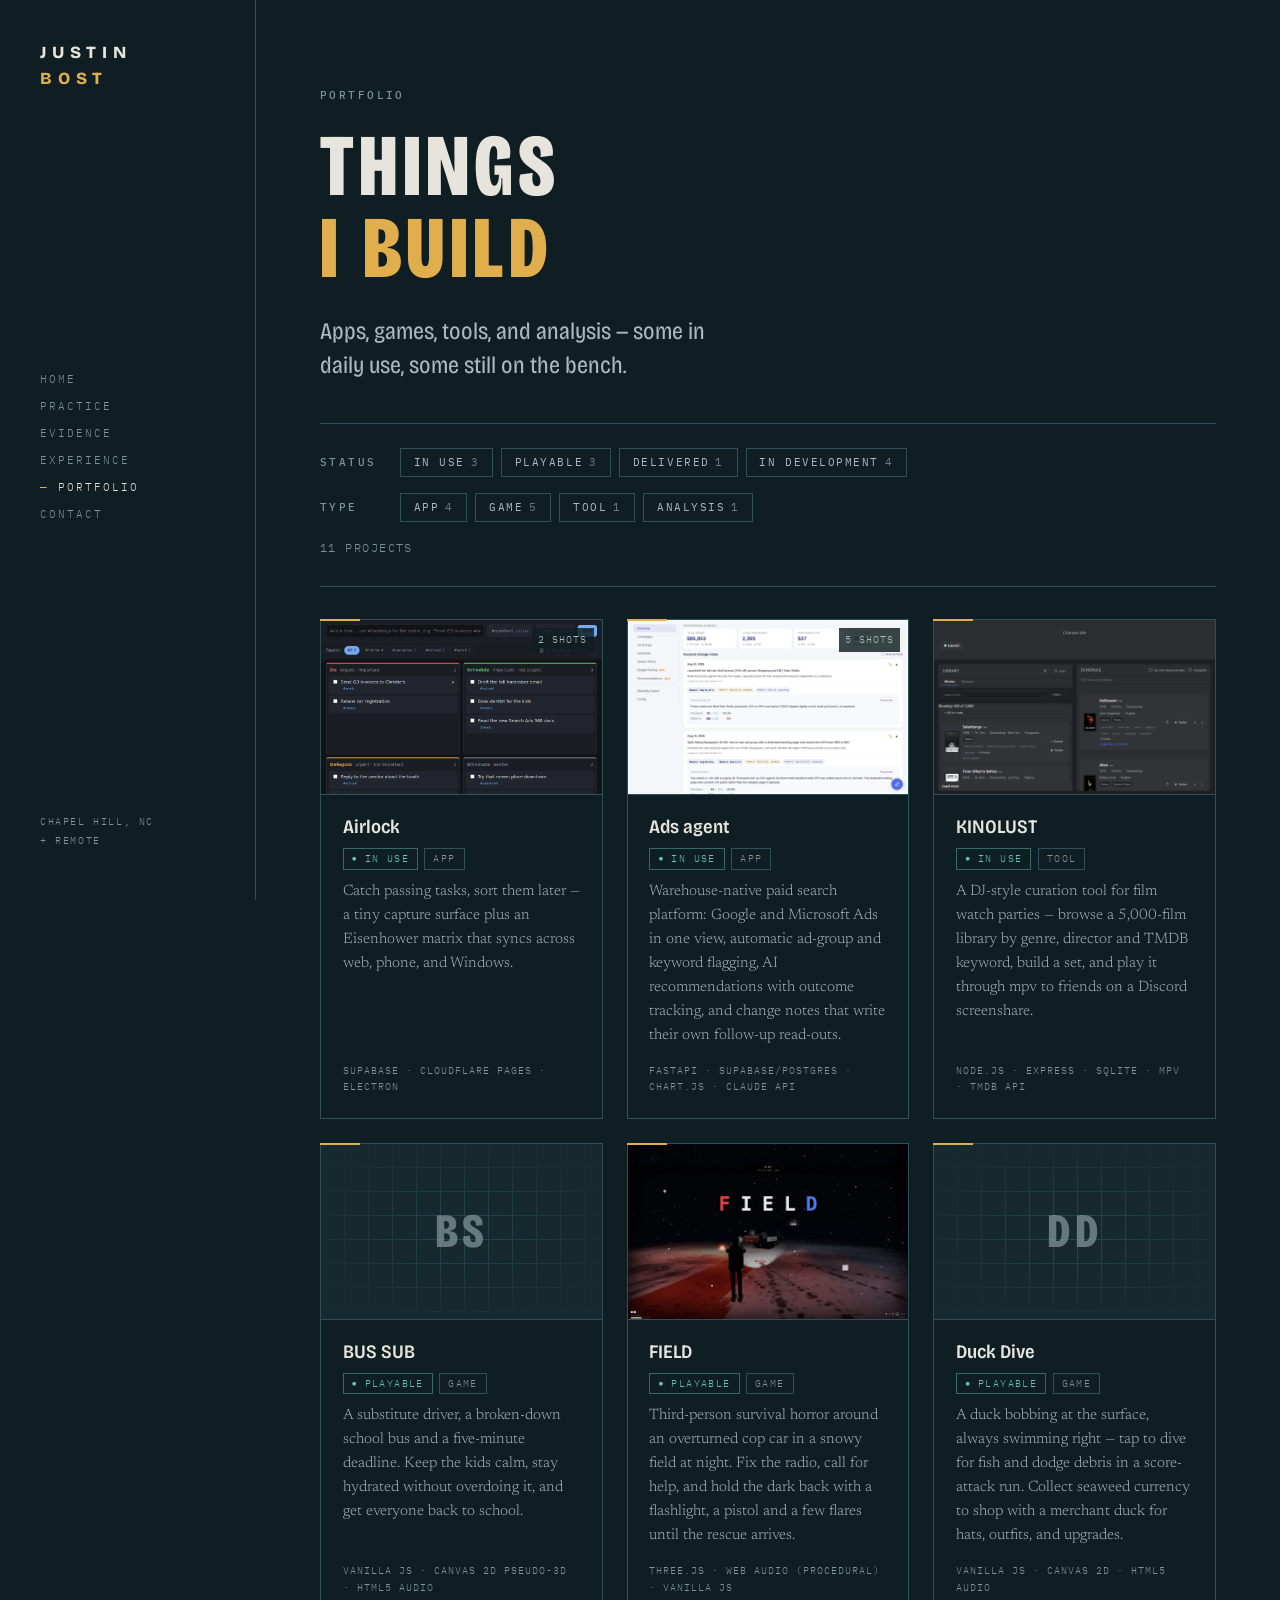
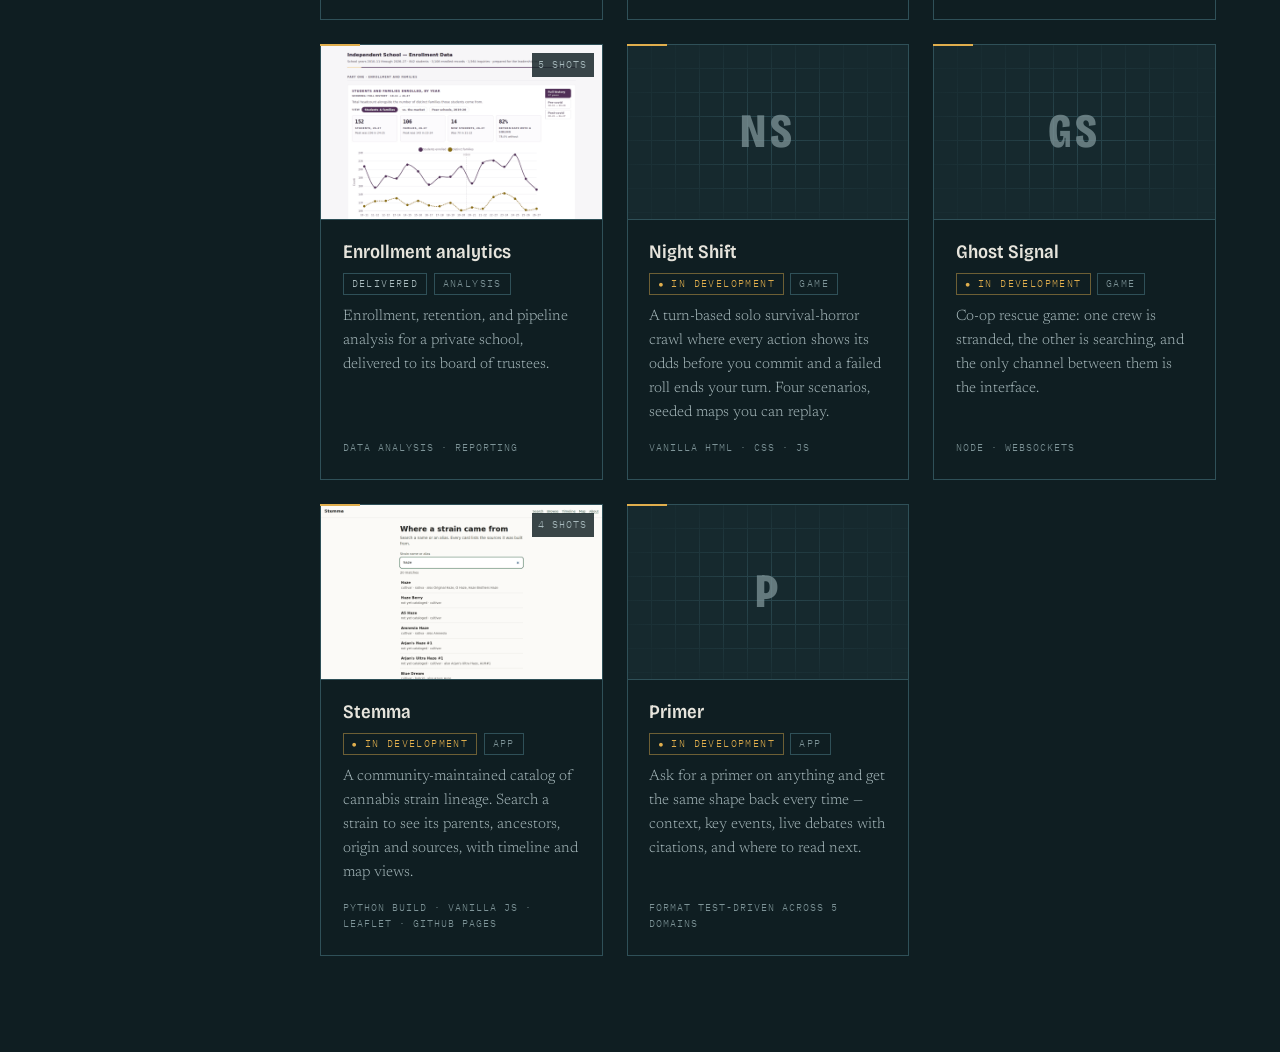
<file: portfolio/index.html>
<!DOCTYPE html>
<html lang="en">
<head>
<meta charset="utf-8">
<meta name="viewport" content="width=device-width, initial-scale=1">
<title>Portfolio — Justin Bost</title>
<meta name="description" content="Apps, games, tools, and analysis built by Justin Bost — filterable by status and type.">
<link rel="preconnect" href="https://fonts.googleapis.com">
<link rel="preconnect" href="https://fonts.gstatic.com" crossorigin>
<link href="https://fonts.googleapis.com/css2?family=Bricolage+Grotesque:opsz,wdth,wght@12..96,75..100,400;12..96,75..100,600;12..96,75..100,800&family=IBM+Plex+Mono:wght@400;500&family=Newsreader:ital,opsz,wght@0,6..72,300;0,6..72,400;1,6..72,300&display=swap" rel="stylesheet">
<link rel="stylesheet" href="portfolio.css">
<style>
:root{
  --abyss:#0F1E22;
  --hull:#16292E;
  --rule:#2F5058;
  --dim:#7E9498;
  --bone:#E6E4DC;
  --haze:#A8BABD;
  --brass:#E0AE4D;
  --verdigris:#5FC7B1;

  --display:"Bricolage Grotesque",system-ui,sans-serif;
  --body:"Newsreader",Georgia,serif;
  --mono:"IBM Plex Mono",ui-monospace,monospace;

  --rail:16rem;
  --gutter:clamp(1.5rem,5vw,5rem);
}

*{box-sizing:border-box}
html{-webkit-text-size-adjust:100%}
body{
  margin:0;background:var(--abyss);color:var(--bone);
  font-family:var(--body);font-size:clamp(1rem,0.95rem + 0.2vw,1.125rem);
  font-weight:300;line-height:1.65;-webkit-font-smoothing:antialiased;
}
a{color:var(--verdigris);text-decoration:none;border-bottom:1px solid rgba(95,199,177,.35);transition:border-color .18s,color .18s}
a:hover{border-bottom-color:var(--verdigris)}
:focus-visible{outline:2px solid var(--brass);outline-offset:3px}

.tag{font-family:var(--mono);font-size:.6875rem;font-weight:500;letter-spacing:.22em;text-transform:uppercase;color:var(--dim)}

/* ---------- left rail (matches home) ---------- */
.rail{
  position:fixed;inset:0 auto 0 0;width:var(--rail);
  padding:2.5rem 0 2.5rem 2.5rem;border-right:1px solid var(--rule);
  display:flex;flex-direction:column;justify-content:space-between;
  z-index:10;background:var(--abyss);
}
.rail__mark{font-family:var(--display);font-variation-settings:"wdth" 100;font-weight:800;font-size:1.0625rem;line-height:1.5;letter-spacing:.34em;text-transform:uppercase;margin:0}
.rail__mark a{color:var(--bone);border:0}
.rail__mark span{display:block;color:var(--brass)}
.rail__nav{display:flex;flex-direction:column;gap:.55rem}
.rail__nav a{font-family:var(--mono);font-size:.6875rem;letter-spacing:.18em;text-transform:uppercase;color:var(--dim);border:0;transition:color .18s}
.rail__nav a:hover,.rail__nav a:focus-visible,.rail__nav a[aria-current="page"]{color:var(--bone)}
.rail__nav a[aria-current="page"]::before{content:"— ";color:var(--brass)}
.rail__foot{font-family:var(--mono);font-size:.625rem;letter-spacing:.16em;color:var(--dim);text-transform:uppercase;line-height:1.9}

/* ---------- shell ---------- */
.page{margin-left:var(--rail);padding:0 var(--gutter)}
.wrap{max-width:68rem;margin:0 auto}

/* ---------- intro ---------- */
.intro{padding:clamp(3.5rem,9vh,6rem) 0 2.5rem}
.intro__title{
  font-family:var(--display);font-variation-settings:"wdth" 75;font-weight:800;
  font-size:clamp(2.5rem,1rem + 6vw,5.5rem);line-height:.94;letter-spacing:.06em;
  text-transform:uppercase;margin:.9rem 0 1.5rem;
}
.intro__title em{font-style:normal;color:var(--brass)}
.pf-root{padding-bottom:6rem}
.intro__lede{font-family:var(--display);font-variation-settings:"wdth" 84;font-weight:400;font-size:clamp(1.125rem,1rem + .6vw,1.5rem);line-height:1.45;max-width:34ch;margin:0;color:var(--haze)}

/* ---------- responsive ---------- */
@media (max-width:60rem){
  :root{--rail:0px}
  .rail{position:static;width:auto;flex-direction:row;align-items:center;justify-content:space-between;padding:1.25rem var(--gutter);border-right:0;border-bottom:1px solid var(--rule)}
  .rail__mark{font-size:.8125rem;letter-spacing:.28em}
  .rail__mark span{display:inline}
  .rail__nav{flex-direction:row;gap:1.25rem}
  .rail__nav a:not(.keep){display:none}
  .rail__foot{display:none}
  .page{margin-left:0}
}
@media (prefers-reduced-motion:reduce){*{transition:none!important}}
</style>
</head>
<body>

<nav class="rail" aria-label="Site navigation">
  <p class="rail__mark"><a href="/">Justin<span>Bost</span></a></p>
  <div class="rail__nav">
    <a class="keep" href="/">Home</a>
    <a href="/#practice">Practice</a>
    <a href="/#evidence">Evidence</a>
    <a href="/#experience">Experience</a>
    <a class="keep" href="/portfolio/" aria-current="page">Portfolio</a>
    <a href="/#contact">Contact</a>
  </div>
  <p class="rail__foot">Chapel&nbsp;Hill,&nbsp;NC<br>+&nbsp;Remote</p>
</nav>

<main class="page">
<div class="wrap">

  <header class="intro">
    <span class="tag">Portfolio</span>
    <h1 class="intro__title">Things<br><em>I build</em></h1>
    <p class="intro__lede">Apps, games, tools, and analysis — some in daily use, some still on the bench.</p>
  </header>

  <div class="pf-root" data-portfolio data-src="projects.json" data-hash></div>

</div>
</main>

<script src="portfolio.js" defer></script>
</body>
</html>
</file>
<file: portfolio/portfolio.css>
/* Portfolio component — shared by /portfolio/ and the homepage Builds section.
   Relies on the site tokens (--abyss, --hull, --rule, --dim, --bone, --haze,
   --brass, --verdigris, --display, --body, --mono) defined by the host page. */

/* ---------- filters (single-select) ---------- */
.pf-filters{
  display:flex;flex-direction:column;gap:1rem;padding:1.5rem 0 1.75rem;
  border-top:1px solid var(--rule);border-bottom:1px solid var(--rule);margin-bottom:2rem;
}
.pf-group{display:flex;flex-wrap:wrap;align-items:center;gap:.5rem}
.pf-group__label{
  width:4.5rem;flex:0 0 auto;font-family:var(--mono);font-size:.6875rem;font-weight:500;
  letter-spacing:.22em;text-transform:uppercase;color:var(--dim)
}
.pf-chip{
  font-family:var(--mono);font-size:.6875rem;letter-spacing:.14em;text-transform:uppercase;
  color:var(--haze);background:transparent;border:1px solid var(--rule);
  padding:.5rem .8rem;cursor:pointer;transition:all .18s;line-height:1;
}
.pf-chip:hover{border-color:var(--dim);color:var(--bone)}
.pf-chip[aria-pressed="true"]{background:var(--brass);border-color:var(--brass);color:var(--abyss);font-weight:500}
.pf-chip__n{opacity:.6;margin-left:.35rem}
.pf-foot{display:flex;justify-content:space-between;align-items:center;gap:1rem;flex-wrap:wrap}
.pf-count{font-family:var(--mono);font-size:.75rem;letter-spacing:.12em;text-transform:uppercase;color:var(--dim)}
.pf-clear{
  font-family:var(--mono);font-size:.6875rem;letter-spacing:.14em;text-transform:uppercase;
  background:none;border:0;border-bottom:1px solid rgba(95,199,177,.35);color:var(--verdigris);cursor:pointer;padding:0 0 1px
}
.pf-clear[hidden]{display:none}

/* ---------- grid + cards ---------- */
.pf-grid{display:grid;grid-template-columns:repeat(auto-fill,minmax(17.5rem,1fr));gap:1.5rem}
.pf-card{
  display:flex;flex-direction:column;background:var(--abyss);border:1px solid var(--rule);
  position:relative;transition:border-color .2s,background .2s;cursor:pointer;
}
.pf-card:hover{border-color:var(--dim);background:var(--hull)}
.pf-card::before{content:"";position:absolute;left:-1px;top:-1px;width:2.5rem;height:2px;background:var(--brass);z-index:1}
.pf-shot{aspect-ratio:16/10;background:var(--hull);border-bottom:1px solid var(--rule);overflow:hidden;position:relative}
.pf-shot img{width:100%;height:100%;object-fit:cover;object-position:top;display:block;filter:saturate(.85)}
.pf-shot__n{
  position:absolute;top:.5rem;right:.5rem;z-index:1;font-family:var(--mono);font-size:.625rem;letter-spacing:.1em;
  padding:.25rem .4rem;background:rgba(15,30,34,.82);color:var(--haze);text-transform:uppercase
}
.pf-shot--blank{
  display:flex;align-items:center;justify-content:center;
  background-image:linear-gradient(var(--rule) 1px,transparent 1px),linear-gradient(90deg,var(--rule) 1px,transparent 1px);
  background-size:1.5rem 1.5rem;background-position:-1px -1px;
}
.pf-shot--blank::after{content:"";position:absolute;inset:0;background:radial-gradient(ellipse at center,rgba(22,41,46,.2) 0%,rgba(22,41,46,.92) 75%)}
.pf-mono{position:relative;z-index:1;font-family:var(--display);font-variation-settings:"wdth" 75;font-weight:800;font-size:3rem;letter-spacing:.08em;color:var(--dim);opacity:.75}
.pf-body{padding:1.25rem 1.35rem 1.4rem;display:flex;flex-direction:column;gap:.6rem;flex:1}
.pf-title{
  font-family:var(--display);font-variation-settings:"wdth" 88;font-weight:600;font-size:1.1875rem;line-height:1.25;margin:0;
}
.pf-open{
  all:unset;cursor:pointer;color:var(--bone);
}
.pf-open::after{content:"";position:absolute;inset:0;z-index:2}
.pf-open:focus-visible::after{outline:2px solid var(--brass);outline-offset:-2px}
.pf-blurb{margin:0;font-size:.9375rem;line-height:1.6;color:var(--haze)}
.pf-stack{font-family:var(--mono);font-size:.625rem;letter-spacing:.1em;color:var(--dim);text-transform:uppercase;margin:auto 0 0;padding-top:.35rem}
.pf-pills{display:flex;flex-wrap:wrap;gap:.4rem}
.pf-pill{font-family:var(--mono);font-size:.625rem;letter-spacing:.14em;text-transform:uppercase;padding:.3rem .5rem;border:1px solid var(--rule);color:var(--dim);line-height:1}
.pf-pill--live{color:var(--verdigris);border-color:rgba(95,199,177,.45)}
.pf-pill--dev{color:var(--brass);border-color:rgba(224,174,77,.45)}
.pf-pill--done{color:var(--haze)}
.pf-pill--live::before,.pf-pill--dev::before{content:"● ";font-size:.55rem;vertical-align:.08em}
.pf-empty{grid-column:1/-1;padding:3rem 0;text-align:center;color:var(--dim);font-family:var(--mono);font-size:.8125rem;letter-spacing:.1em;text-transform:uppercase}

/* ---------- overlay ---------- */
.pf-modal{
  width:min(64rem,calc(100vw - 2rem));max-height:calc(100dvh - 2rem);padding:0;margin:auto;
  background:var(--abyss);color:var(--bone);border:1px solid var(--rule);overflow:auto;
}
.pf-modal::backdrop{background:rgba(6,14,16,.88)}
.pf-modal::before{content:"";position:absolute;left:-1px;top:-1px;width:3rem;height:2px;background:var(--brass);z-index:3}
.pf-modal__close{
  position:absolute;top:.75rem;right:.75rem;z-index:4;width:2.25rem;height:2.25rem;
  background:rgba(15,30,34,.86);border:1px solid var(--rule);color:var(--bone);cursor:pointer;
  font-family:var(--mono);font-size:1rem;line-height:1;transition:border-color .18s
}
.pf-modal__close:hover{border-color:var(--brass)}
.pf-reel{position:relative;aspect-ratio:16/10;background:var(--hull);border-bottom:1px solid var(--rule)}
.pf-reel__track{display:flex;height:100%;overflow-x:auto;scroll-snap-type:x mandatory;scrollbar-width:none;overscroll-behavior-x:contain}
.pf-reel__track::-webkit-scrollbar{display:none}
.pf-reel__track img{flex:0 0 100%;width:100%;height:100%;object-fit:contain;scroll-snap-align:start;display:block;background:var(--hull)}
.pf-reel__btn{
  position:absolute;top:50%;transform:translateY(-50%);width:2.5rem;height:2.5rem;z-index:2;
  background:rgba(15,30,34,.86);border:1px solid var(--rule);color:var(--bone);
  font-family:var(--mono);font-size:1.1rem;line-height:1;cursor:pointer;transition:border-color .18s
}
.pf-reel__btn:hover{border-color:var(--brass)}
.pf-reel__btn--prev{left:.75rem}.pf-reel__btn--next{right:.75rem}
.pf-reel__btn[disabled]{visibility:hidden}
.pf-reel__dots{position:absolute;left:0;right:0;bottom:.75rem;display:flex;justify-content:center;gap:.4rem;z-index:2;pointer-events:none}
.pf-reel__dots span{width:1.4rem;height:2px;background:rgba(230,228,220,.35)}
.pf-reel__dots span.on{background:var(--brass)}
.pf-reel__count{
  position:absolute;top:.75rem;left:.75rem;z-index:2;font-family:var(--mono);font-size:.6875rem;letter-spacing:.1em;
  padding:.3rem .45rem;background:rgba(15,30,34,.86);color:var(--haze)
}
.pf-modal__body{padding:1.5rem clamp(1.25rem,3vw,2rem) 1.75rem;display:flex;flex-direction:column;gap:.85rem}
.pf-modal__title{font-family:var(--display);font-variation-settings:"wdth" 84;font-weight:600;font-size:clamp(1.5rem,1.2rem + 1vw,2rem);line-height:1.15;margin:0;padding-right:2.5rem}
.pf-modal__blurb{margin:0;font-size:1.0625rem;line-height:1.65;color:var(--haze);max-width:60ch}
.pf-modal__foot{display:flex;flex-wrap:wrap;align-items:center;justify-content:space-between;gap:1rem;margin-top:.35rem}
.pf-modal .pf-stack{margin:0;font-size:.6875rem}
.pf-go{
  display:inline-flex;align-items:center;gap:.75rem;padding:.9rem 1.5rem;
  background:var(--brass);border:1px solid var(--brass);color:var(--abyss);
  font-family:var(--mono);font-size:.75rem;font-weight:500;letter-spacing:.16em;text-transform:uppercase;
  text-decoration:none;transition:opacity .2s
}
.pf-go::after{content:"↗"}
.pf-go:hover{opacity:.88}
.pf-go--contact{background:transparent;color:var(--brass)}
.pf-go--contact::after{content:"→"}
.pf-go--contact:hover{opacity:1;background:var(--brass);color:var(--abyss)}
.pf-note{font-family:var(--mono);font-size:.6875rem;letter-spacing:.12em;text-transform:uppercase;color:var(--dim)}
html.pf-locked{overflow:hidden}

@media (max-width:30rem){
  .pf-group__label{width:100%}
  .pf-grid{grid-template-columns:1fr}
  .pf-reel__btn{display:none}
  .pf-go{width:100%;justify-content:space-between}
}
@media (hover:none){.pf-reel__btn{display:none}}
@media (prefers-reduced-motion:reduce){.pf-card,.pf-chip,.pf-go{transition:none}}
</file>
